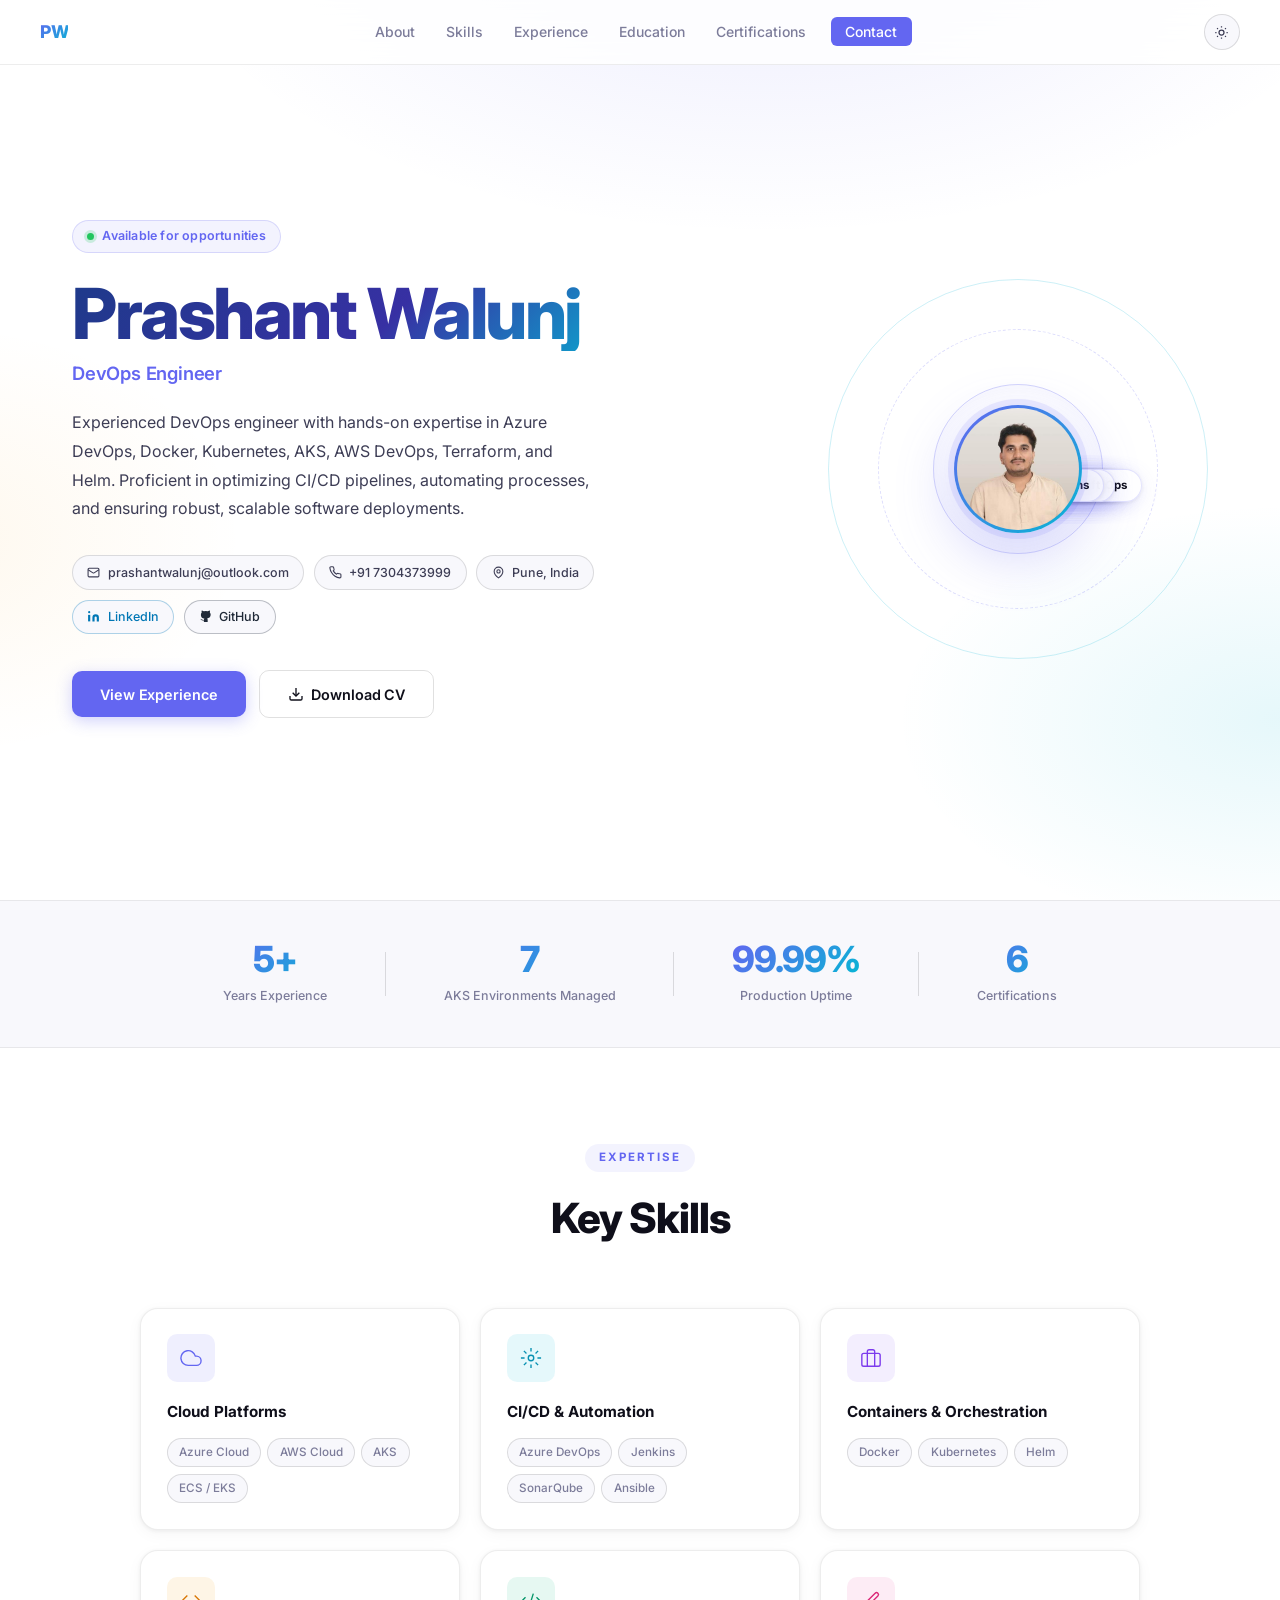
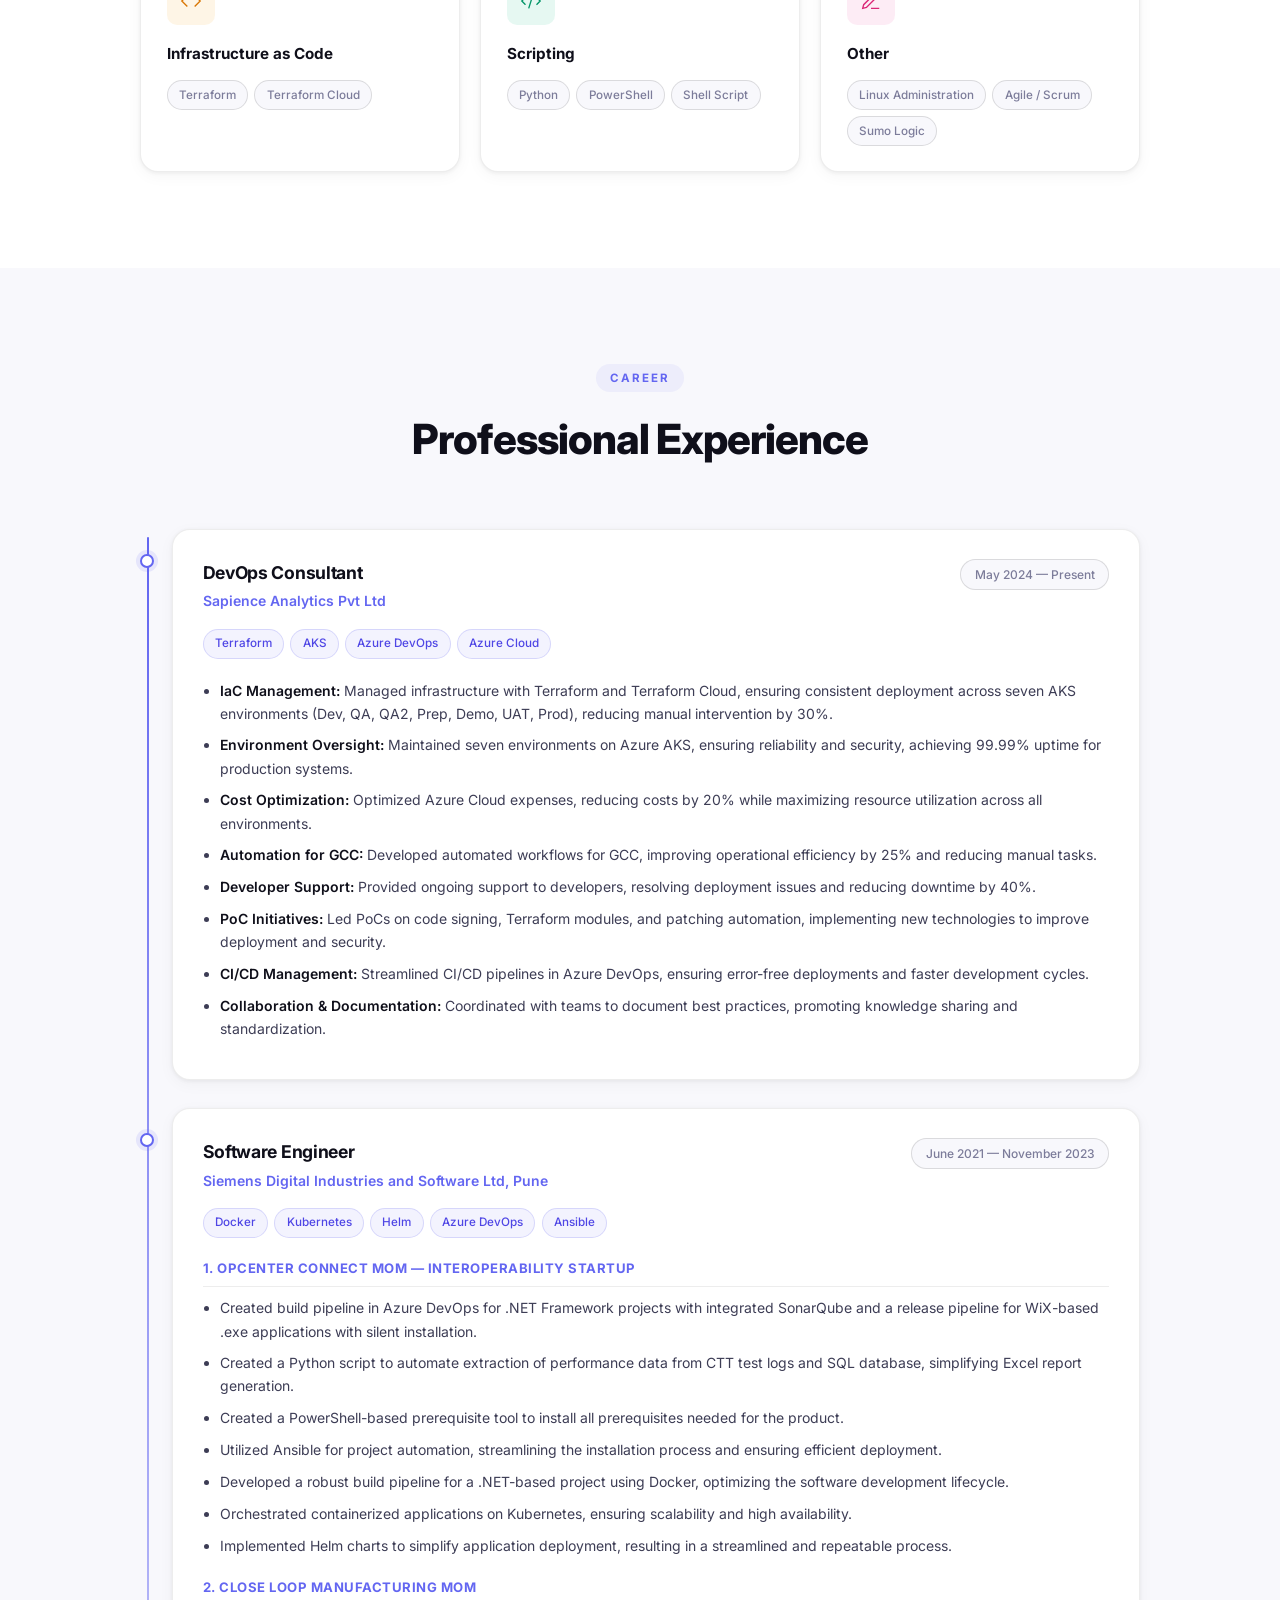
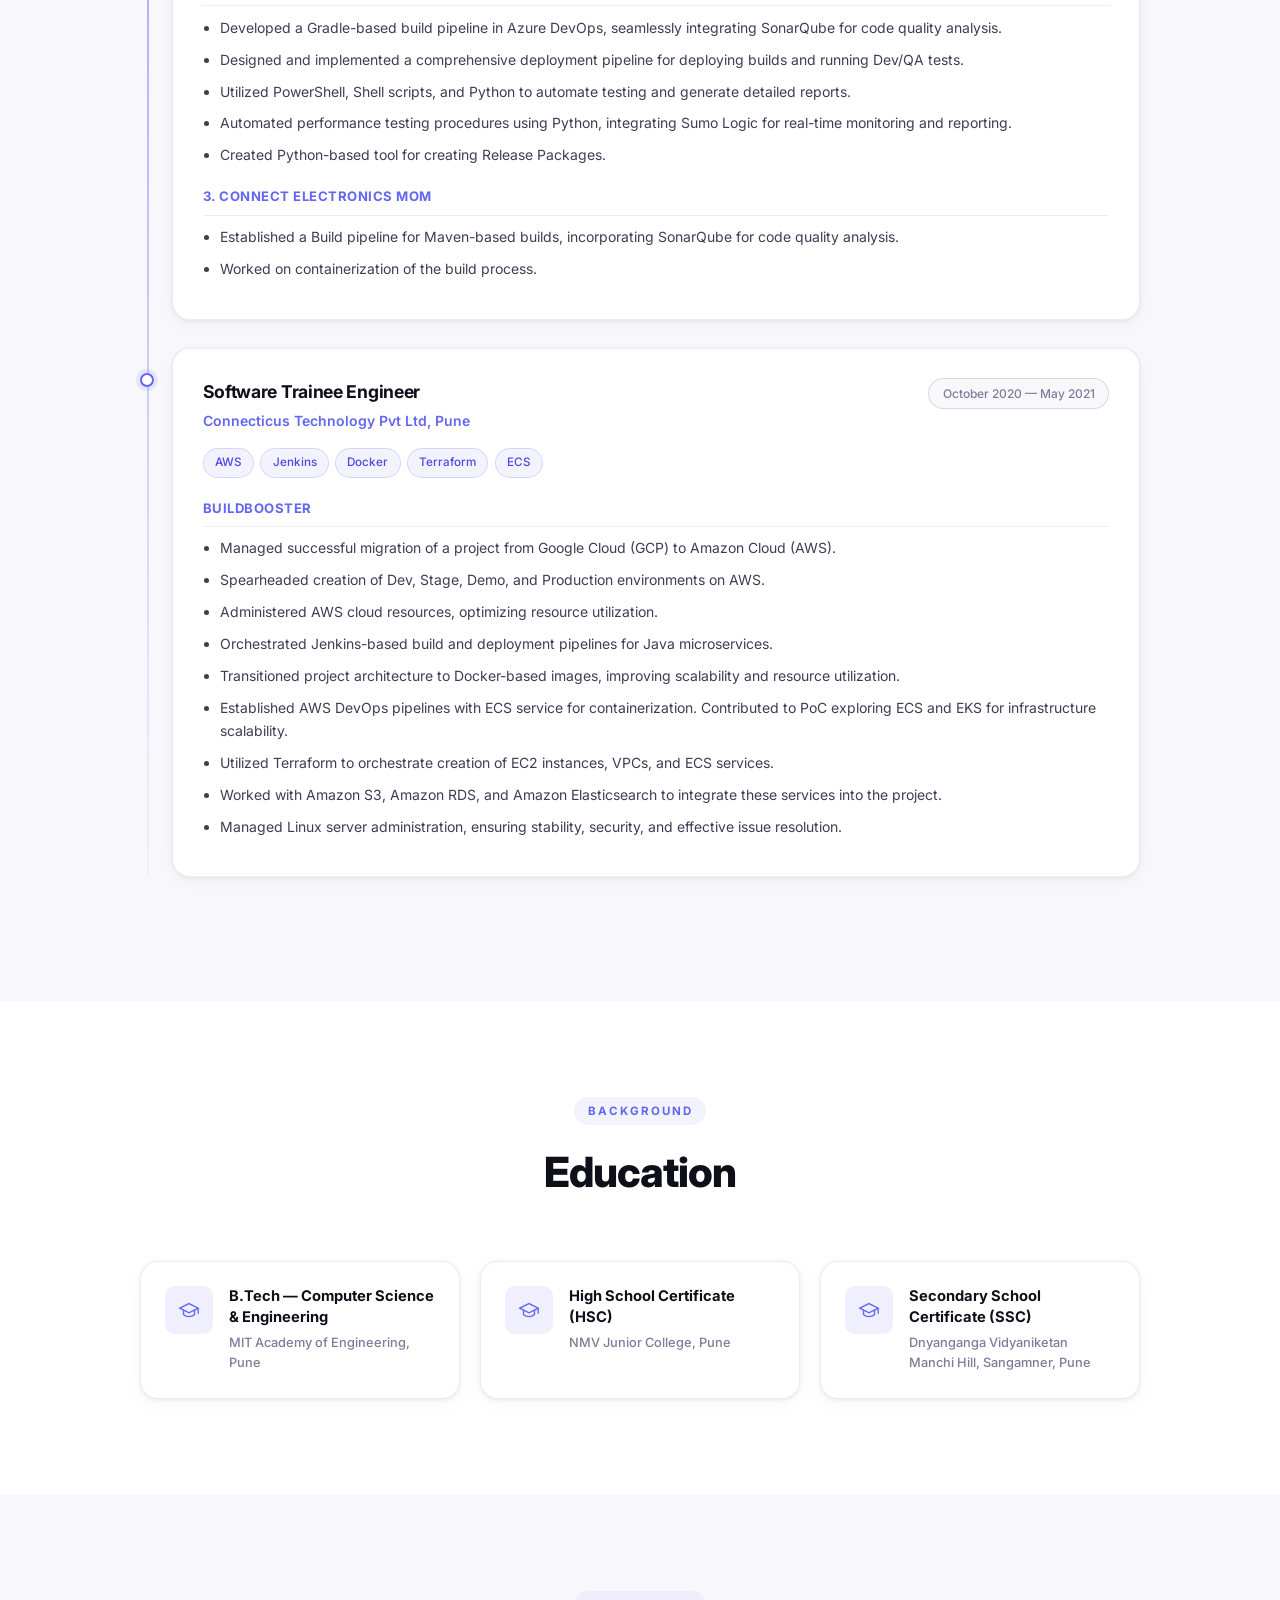
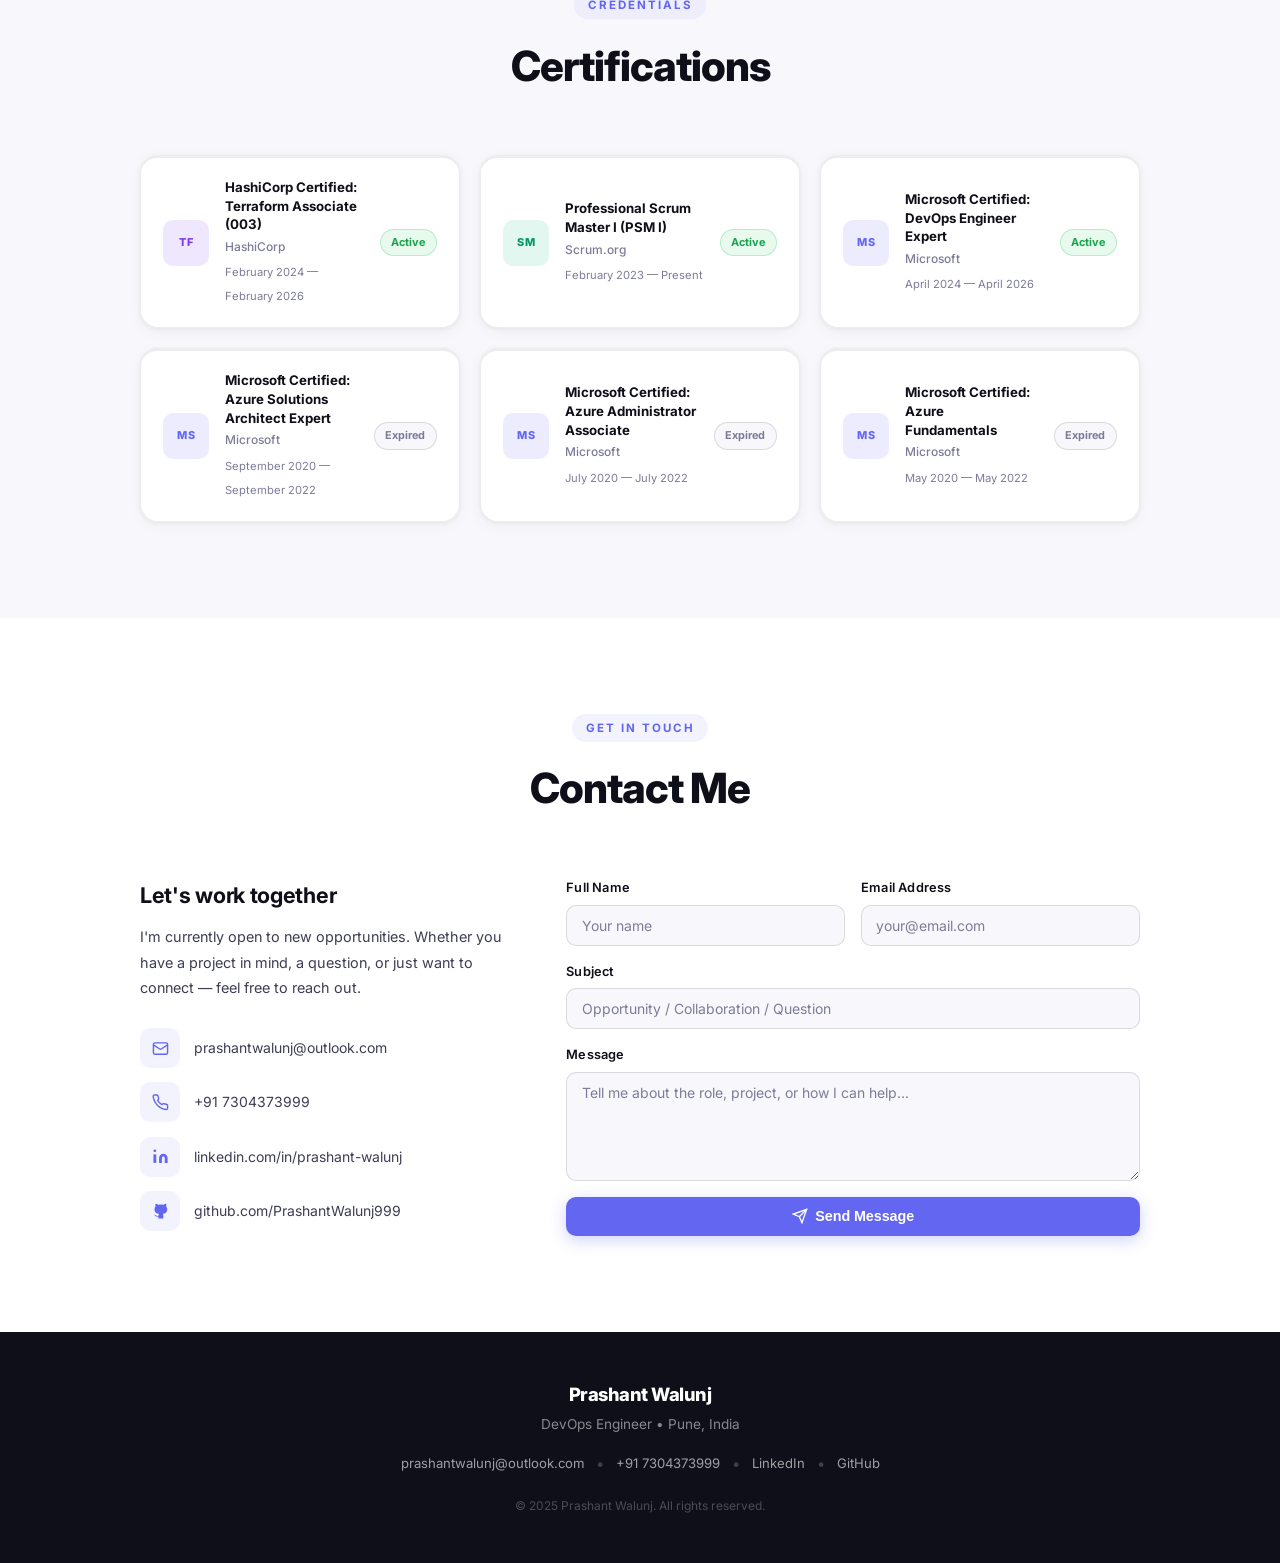
<file: docs/index.html>
<!DOCTYPE html>
<html lang="en">
<head>
  <meta charset="UTF-8" />
  <meta name="viewport" content="width=device-width, initial-scale=1.0" />
  <title>Prashant Walunj | DevOps Engineer</title>
  <meta name="description" content="Prashant Walunj — DevOps Engineer with 5+ years expertise in Azure, Kubernetes, Terraform, Docker, and CI/CD pipelines. Based in Pune, India." />
  <meta name="author" content="Prashant Walunj" />
  <meta property="og:type"        content="website" />
  <meta property="og:title"       content="Prashant Walunj | DevOps Engineer" />
  <meta property="og:description" content="DevOps Engineer with 5+ years expertise in Azure, Kubernetes, Terraform, Docker, and CI/CD pipelines." />
  <meta property="og:image"       content="/static/images/prashant.jpg" />
  <meta name="twitter:card"       content="summary_large_image" />
  <meta name="twitter:title"      content="Prashant Walunj | DevOps Engineer" />
  <meta name="twitter:description" content="DevOps Engineer with 5+ years expertise in Azure, Kubernetes, Terraform, Docker, and CI/CD pipelines." />
  <meta name="twitter:image"      content="/static/images/prashant.jpg" />
  <link rel="stylesheet" href="static/css/style.css" />
  <link href="https://fonts.googleapis.com/css2?family=Inter:ital,opsz,wght@0,14..32,300;0,14..32,400;0,14..32,500;0,14..32,600;0,14..32,700;0,14..32,800&display=swap" rel="stylesheet" />
</head>
<body>

  <!-- Navigation -->
  <nav class="navbar" id="navbar">
    <div class="nav-container">
      <a href="#hero" class="nav-logo">PW</a>
      <ul class="nav-links">
        <li><a href="#" id="about-trigger">About</a></li>
        <li><a href="#skills">Skills</a></li>
        <li><a href="#experience">Experience</a></li>
        <li><a href="#education">Education</a></li>
        <li><a href="#certifications">Certifications</a></li>
        <li><a href="#contact" class="nav-cta">Contact</a></li>
      </ul>
      <div class="nav-right">
        <button class="dark-toggle" id="dark-toggle" aria-label="Toggle dark mode">
          <svg class="icon-sun" viewBox="0 0 24 24" fill="none" stroke="currentColor" stroke-width="2"><circle cx="12" cy="12" r="4"/><path d="M12 2v2M12 20v2M4.93 4.93l1.41 1.41M17.66 17.66l1.41 1.41M2 12h2M20 12h2M6.34 17.66l-1.41 1.41M19.07 4.93l-1.41 1.41"/></svg>
          <svg class="icon-moon" viewBox="0 0 24 24" fill="none" stroke="currentColor" stroke-width="2"><path d="M21 12.79A9 9 0 1 1 11.21 3 7 7 0 0 0 21 12.79z"/></svg>
        </button>
        <button class="hamburger" id="hamburger" aria-label="Toggle menu">
          <span></span><span></span><span></span>
        </button>
      </div>
    </div>
  </nav>

  <!-- Hero -->
  <div class="hero-wrapper">
  <section class="hero" id="hero">
    <div class="hero-content">
      <div class="hero-badge">Available for opportunities</div>
      <h1 class="hero-name">Prashant Walunj</h1>
      <h2 class="hero-title">DevOps Engineer</h2>
      <p class="hero-summary">
        Experienced DevOps engineer with hands-on expertise in Azure DevOps, Docker, Kubernetes, AKS,
        AWS DevOps, Terraform, and Helm. Proficient in optimizing CI/CD pipelines, automating processes,
        and ensuring robust, scalable software deployments.
      </p>
      <div class="hero-contact">
        <a href="mailto:prashantwalunj@outlook.com" class="contact-chip">
          <svg viewBox="0 0 24 24" fill="none" stroke="currentColor" stroke-width="2"><rect x="2" y="4" width="20" height="16" rx="2"/><path d="m22 7-8.97 5.7a1.94 1.94 0 0 1-2.06 0L2 7"/></svg>
          prashantwalunj@outlook.com
        </a>
        <a href="tel:+917304373999" class="contact-chip">
          <svg viewBox="0 0 24 24" fill="none" stroke="currentColor" stroke-width="2"><path d="M22 16.92v3a2 2 0 0 1-2.18 2 19.79 19.79 0 0 1-8.63-3.07A19.5 19.5 0 0 1 4.69 12 19.79 19.79 0 0 1 1.61 3.5 2 2 0 0 1 3.6 1.3h3a2 2 0 0 1 2 1.72c.127.96.361 1.903.7 2.81a2 2 0 0 1-.45 2.11L7.91 9a16 16 0 0 0 6.09 6.09l.91-.91a2 2 0 0 1 2.11-.45c.907.339 1.85.573 2.81.7A2 2 0 0 1 22 16.92z"/></svg>
          +91 7304373999
        </a>
        <span class="contact-chip">
          <svg viewBox="0 0 24 24" fill="none" stroke="currentColor" stroke-width="2"><path d="M20 10c0 6-8 12-8 12s-8-6-8-12a8 8 0 0 1 16 0Z"/><circle cx="12" cy="10" r="3"/></svg>
          Pune, India
        </span>
        <a href="https://www.linkedin.com/in/prashant-walunj/" target="_blank" rel="noopener noreferrer" class="contact-chip contact-chip-linkedin">
          <svg viewBox="0 0 24 24" fill="currentColor" width="14" height="14"><path d="M16 8a6 6 0 0 1 6 6v7h-4v-7a2 2 0 0 0-2-2 2 2 0 0 0-2 2v7h-4v-7a6 6 0 0 1 6-6z"/><rect x="2" y="9" width="4" height="12"/><circle cx="4" cy="4" r="2"/></svg>
          LinkedIn
        </a>
        <a href="https://github.com/PrashantWalunj999" target="_blank" rel="noopener noreferrer" class="contact-chip contact-chip-github">
          <svg viewBox="0 0 24 24" fill="currentColor" width="14" height="14"><path d="M9 19c-5 1.5-5-2.5-7-3m14 6v-3.87a3.37 3.37 0 0 0-.94-2.61c3.14-.35 6.44-1.54 6.44-7A5.44 5.44 0 0 0 20 4.77 5.07 5.07 0 0 0 19.91 1S18.73.65 16 2.48a13.38 13.38 0 0 0-7 0C6.27.65 5.09 1 5.09 1A5.07 5.07 0 0 0 5 4.77a5.44 5.44 0 0 0-1.5 3.78c0 5.42 3.3 6.61 6.44 7A3.37 3.37 0 0 0 9 18.13V22"/></svg>
          GitHub
        </a>
      </div>
      <div class="hero-actions">
        <a href="#experience" class="btn btn-primary">View Experience</a>
        <a href="static/files/resume.pdf" download="PrashantWalunj_Resume.pdf" class="btn btn-outline btn-icon">
          <svg viewBox="0 0 24 24" fill="none" stroke="currentColor" stroke-width="2"><path d="M21 15v4a2 2 0 0 1-2 2H5a2 2 0 0 1-2-2v-4"/><polyline points="7 10 12 15 17 10"/><line x1="12" y1="15" x2="12" y2="3"/></svg>
          Download CV
        </a>
      </div>
    </div>
    <div class="hero-graphic">
      <div class="orbit-ring ring-1"></div>
      <div class="orbit-ring ring-2"></div>
      <div class="orbit-ring ring-3"></div>
      <div class="avatar-circle">
        <img src="static/images/prashant.jpg" alt="Prashant Walunj" class="avatar-photo" />
      </div>
      <div class="badge-orbit badge-orbit-1">
        <div class="floating-badge"><span class="bdot bdot-azure"></span>Azure Cloud</div>
      </div>
      <div class="badge-orbit badge-orbit-2">
        <div class="floating-badge"><span class="bdot bdot-k8s"></span>Kubernetes</div>
      </div>
      <div class="badge-orbit badge-orbit-3">
        <div class="floating-badge"><span class="bdot bdot-tf"></span>Terraform</div>
      </div>
      <div class="badge-orbit badge-orbit-4">
        <div class="floating-badge"><span class="bdot bdot-docker"></span>Docker</div>
      </div>
      <div class="badge-orbit badge-orbit-5">
        <div class="floating-badge"><span class="bdot bdot-devops"></span>Azure DevOps</div>
      </div>
      <div class="badge-orbit badge-orbit-6">
        <div class="floating-badge"><span class="bdot bdot-openshift"></span>Openshift</div>
      </div>
      <div class="badge-orbit badge-orbit-7">
        <div class="floating-badge"><span class="bdot bdot-jenkins"></span>Jenkins</div>
      </div>
    </div>
  </section>
  </div>

  <!-- Stats Bar -->
  <section class="stats-bar">
    <div class="stats-container">
      <div class="stat-item">
        <span class="stat-number">5+</span>
        <span class="stat-label">Years Experience</span>
      </div>
      <div class="stat-divider"></div>
      <div class="stat-item">
        <span class="stat-number">7</span>
        <span class="stat-label">AKS Environments Managed</span>
      </div>
      <div class="stat-divider"></div>
      <div class="stat-item">
        <span class="stat-number">99.99%</span>
        <span class="stat-label">Production Uptime</span>
      </div>
      <div class="stat-divider"></div>
      <div class="stat-item">
        <span class="stat-number">6</span>
        <span class="stat-label">Certifications</span>
      </div>
    </div>
  </section>

  <!-- Skills -->
  <section class="section" id="skills">
    <div class="container">
      <div class="section-header">
        <span class="section-tag">Expertise</span>
        <h2 class="section-title">Key Skills</h2>
      </div>
      <div class="skills-grid">
        <div class="skill-card">
          <div class="skill-icon cloud-icon">
            <svg viewBox="0 0 24 24" fill="none" stroke="currentColor" stroke-width="1.5"><path d="M18 10h-1.26A8 8 0 1 0 9 20h9a5 5 0 0 0 0-10z"/></svg>
          </div>
          <h3>Cloud Platforms</h3>
          <div class="skill-tags">
            <span class="tag">Azure Cloud</span>
            <span class="tag">AWS Cloud</span>
            <span class="tag">AKS</span>
            <span class="tag">ECS / EKS</span>
          </div>
        </div>
        <div class="skill-card">
          <div class="skill-icon ci-icon">
            <svg viewBox="0 0 24 24" fill="none" stroke="currentColor" stroke-width="1.5"><circle cx="12" cy="12" r="3"/><path d="M12 1v4M12 19v4M4.22 4.22l2.83 2.83M16.95 16.95l2.83 2.83M1 12h4M19 12h4M4.22 19.78l2.83-2.83M16.95 7.05l2.83-2.83"/></svg>
          </div>
          <h3>CI/CD & Automation</h3>
          <div class="skill-tags">
            <span class="tag">Azure DevOps</span>
            <span class="tag">Jenkins</span>
            <span class="tag">SonarQube</span>
            <span class="tag">Ansible</span>
          </div>
        </div>
        <div class="skill-card">
          <div class="skill-icon container-icon">
            <svg viewBox="0 0 24 24" fill="none" stroke="currentColor" stroke-width="1.5"><rect x="2" y="7" width="20" height="14" rx="2"/><path d="M16 21V5a2 2 0 0 0-2-2h-4a2 2 0 0 0-2 2v16"/></svg>
          </div>
          <h3>Containers & Orchestration</h3>
          <div class="skill-tags">
            <span class="tag">Docker</span>
            <span class="tag">Kubernetes</span>
            <span class="tag">Helm</span>
          </div>
        </div>
        <div class="skill-card">
          <div class="skill-icon iac-icon">
            <svg viewBox="0 0 24 24" fill="none" stroke="currentColor" stroke-width="1.5"><polyline points="16 18 22 12 16 6"/><polyline points="8 6 2 12 8 18"/></svg>
          </div>
          <h3>Infrastructure as Code</h3>
          <div class="skill-tags">
            <span class="tag">Terraform</span>
            <span class="tag">Terraform Cloud</span>
          </div>
        </div>
        <div class="skill-card">
          <div class="skill-icon script-icon">
            <svg viewBox="0 0 24 24" fill="none" stroke="currentColor" stroke-width="1.5"><path d="m18 16 4-4-4-4"/><path d="m6 8-4 4 4 4"/><path d="m14.5 4-5 16"/></svg>
          </div>
          <h3>Scripting</h3>
          <div class="skill-tags">
            <span class="tag">Python</span>
            <span class="tag">PowerShell</span>
            <span class="tag">Shell Script</span>
          </div>
        </div>
        <div class="skill-card">
          <div class="skill-icon other-icon">
            <svg viewBox="0 0 24 24" fill="none" stroke="currentColor" stroke-width="1.5"><path d="M12 20h9"/><path d="M16.5 3.5a2.12 2.12 0 0 1 3 3L7 19l-4 1 1-4Z"/></svg>
          </div>
          <h3>Other</h3>
          <div class="skill-tags">
            <span class="tag">Linux Administration</span>
            <span class="tag">Agile / Scrum</span>
            <span class="tag">Sumo Logic</span>
          </div>
        </div>
      </div>
    </div>
  </section>

  <!-- Experience -->
  <section class="section section-alt" id="experience">
    <div class="container">
      <div class="section-header">
        <span class="section-tag">Career</span>
        <h2 class="section-title">Professional Experience</h2>
      </div>
      <div class="timeline">

        <!-- Sapience Analytics -->
        <div class="timeline-item">
          <div class="timeline-dot"></div>
          <div class="timeline-card">
            <div class="timeline-header">
              <div>
                <h3 class="job-title">DevOps Consultant</h3>
                <p class="company">Sapience Analytics Pvt Ltd</p>
              </div>
              <span class="job-period">May 2024 — Present</span>
            </div>
            <div class="job-tags">
              <span class="tag tag-blue">Terraform</span>
              <span class="tag tag-blue">AKS</span>
              <span class="tag tag-blue">Azure DevOps</span>
              <span class="tag tag-blue">Azure Cloud</span>
            </div>
            <ul class="job-bullets">
              <li><strong>IaC Management:</strong> Managed infrastructure with Terraform and Terraform Cloud, ensuring consistent deployment across seven AKS environments (Dev, QA, QA2, Prep, Demo, UAT, Prod), reducing manual intervention by 30%.</li>
              <li><strong>Environment Oversight:</strong> Maintained seven environments on Azure AKS, ensuring reliability and security, achieving 99.99% uptime for production systems.</li>
              <li><strong>Cost Optimization:</strong> Optimized Azure Cloud expenses, reducing costs by 20% while maximizing resource utilization across all environments.</li>
              <li><strong>Automation for GCC:</strong> Developed automated workflows for GCC, improving operational efficiency by 25% and reducing manual tasks.</li>
              <li><strong>Developer Support:</strong> Provided ongoing support to developers, resolving deployment issues and reducing downtime by 40%.</li>
              <li><strong>PoC Initiatives:</strong> Led PoCs on code signing, Terraform modules, and patching automation, implementing new technologies to improve deployment and security.</li>
              <li><strong>CI/CD Management:</strong> Streamlined CI/CD pipelines in Azure DevOps, ensuring error-free deployments and faster development cycles.</li>
              <li><strong>Collaboration & Documentation:</strong> Coordinated with teams to document best practices, promoting knowledge sharing and standardization.</li>
            </ul>
          </div>
        </div>

        <!-- Siemens -->
        <div class="timeline-item">
          <div class="timeline-dot"></div>
          <div class="timeline-card">
            <div class="timeline-header">
              <div>
                <h3 class="job-title">Software Engineer</h3>
                <p class="company">Siemens Digital Industries and Software Ltd, Pune</p>
              </div>
              <span class="job-period">June 2021 — November 2023</span>
            </div>
            <div class="job-tags">
              <span class="tag tag-blue">Docker</span>
              <span class="tag tag-blue">Kubernetes</span>
              <span class="tag tag-blue">Helm</span>
              <span class="tag tag-blue">Azure DevOps</span>
              <span class="tag tag-blue">Ansible</span>
            </div>

            <div class="sub-project">
              <h4>1. OpCenter Connect MOM — InterOperability Startup</h4>
              <ul class="job-bullets">
                <li>Created build pipeline in Azure DevOps for .NET Framework projects with integrated SonarQube and a release pipeline for WiX-based .exe applications with silent installation.</li>
                <li>Created a Python script to automate extraction of performance data from CTT test logs and SQL database, simplifying Excel report generation.</li>
                <li>Created a PowerShell-based prerequisite tool to install all prerequisites needed for the product.</li>
                <li>Utilized Ansible for project automation, streamlining the installation process and ensuring efficient deployment.</li>
                <li>Developed a robust build pipeline for a .NET-based project using Docker, optimizing the software development lifecycle.</li>
                <li>Orchestrated containerized applications on Kubernetes, ensuring scalability and high availability.</li>
                <li>Implemented Helm charts to simplify application deployment, resulting in a streamlined and repeatable process.</li>
              </ul>
            </div>

            <div class="sub-project">
              <h4>2. Close Loop Manufacturing MOM</h4>
              <ul class="job-bullets">
                <li>Developed a Gradle-based build pipeline in Azure DevOps, seamlessly integrating SonarQube for code quality analysis.</li>
                <li>Designed and implemented a comprehensive deployment pipeline for deploying builds and running Dev/QA tests.</li>
                <li>Utilized PowerShell, Shell scripts, and Python to automate testing and generate detailed reports.</li>
                <li>Automated performance testing procedures using Python, integrating Sumo Logic for real-time monitoring and reporting.</li>
                <li>Created Python-based tool for creating Release Packages.</li>
              </ul>
            </div>

            <div class="sub-project">
              <h4>3. Connect Electronics MOM</h4>
              <ul class="job-bullets">
                <li>Established a Build pipeline for Maven-based builds, incorporating SonarQube for code quality analysis.</li>
                <li>Worked on containerization of the build process.</li>
              </ul>
            </div>
          </div>
        </div>

        <!-- Connecticus -->
        <div class="timeline-item">
          <div class="timeline-dot"></div>
          <div class="timeline-card">
            <div class="timeline-header">
              <div>
                <h3 class="job-title">Software Trainee Engineer</h3>
                <p class="company">Connecticus Technology Pvt Ltd, Pune</p>
              </div>
              <span class="job-period">October 2020 — May 2021</span>
            </div>
            <div class="job-tags">
              <span class="tag tag-blue">AWS</span>
              <span class="tag tag-blue">Jenkins</span>
              <span class="tag tag-blue">Docker</span>
              <span class="tag tag-blue">Terraform</span>
              <span class="tag tag-blue">ECS</span>
            </div>
            <h4 class="sub-project-title">BuildBooster</h4>
            <ul class="job-bullets">
              <li>Managed successful migration of a project from Google Cloud (GCP) to Amazon Cloud (AWS).</li>
              <li>Spearheaded creation of Dev, Stage, Demo, and Production environments on AWS.</li>
              <li>Administered AWS cloud resources, optimizing resource utilization.</li>
              <li>Orchestrated Jenkins-based build and deployment pipelines for Java microservices.</li>
              <li>Transitioned project architecture to Docker-based images, improving scalability and resource utilization.</li>
              <li>Established AWS DevOps pipelines with ECS service for containerization. Contributed to PoC exploring ECS and EKS for infrastructure scalability.</li>
              <li>Utilized Terraform to orchestrate creation of EC2 instances, VPCs, and ECS services.</li>
              <li>Worked with Amazon S3, Amazon RDS, and Amazon Elasticsearch to integrate these services into the project.</li>
              <li>Managed Linux server administration, ensuring stability, security, and effective issue resolution.</li>
            </ul>
          </div>
        </div>

      </div>
    </div>
  </section>

  <!-- Education -->
  <section class="section" id="education">
    <div class="container">
      <div class="section-header">
        <span class="section-tag">Background</span>
        <h2 class="section-title">Education</h2>
      </div>
      <div class="edu-grid">
        <div class="edu-card">
          <div class="edu-icon">
            <svg viewBox="0 0 24 24" fill="none" stroke="currentColor" stroke-width="1.5"><path d="M22 10v6M2 10l10-5 10 5-10 5z"/><path d="M6 12v5c3 3 9 3 12 0v-5"/></svg>
          </div>
          <div class="edu-content">
            <h3>B.Tech — Computer Science & Engineering</h3>
            <p class="edu-institution">MIT Academy of Engineering, Pune</p>
          </div>
        </div>
        <div class="edu-card">
          <div class="edu-icon">
            <svg viewBox="0 0 24 24" fill="none" stroke="currentColor" stroke-width="1.5"><path d="M22 10v6M2 10l10-5 10 5-10 5z"/><path d="M6 12v5c3 3 9 3 12 0v-5"/></svg>
          </div>
          <div class="edu-content">
            <h3>High School Certificate (HSC)</h3>
            <p class="edu-institution">NMV Junior College, Pune</p>
          </div>
        </div>
        <div class="edu-card">
          <div class="edu-icon">
            <svg viewBox="0 0 24 24" fill="none" stroke="currentColor" stroke-width="1.5"><path d="M22 10v6M2 10l10-5 10 5-10 5z"/><path d="M6 12v5c3 3 9 3 12 0v-5"/></svg>
          </div>
          <div class="edu-content">
            <h3>Secondary School Certificate (SSC)</h3>
            <p class="edu-institution">Dnyanganga Vidyaniketan Manchi Hill, Sangamner, Pune</p>
          </div>
        </div>
      </div>
    </div>
  </section>

  <!-- Certifications -->
  <section class="section section-alt" id="certifications">
    <div class="container">
      <div class="section-header">
        <span class="section-tag">Credentials</span>
        <h2 class="section-title">Certifications</h2>
      </div>
      <div class="cert-grid">
        <div class="cert-card cert-tf cert-active">
          <div class="cert-logo terraform">TF</div>
          <div class="cert-content">
            <h3>HashiCorp Certified: Terraform Associate (003)</h3>
            <p class="cert-issuer">HashiCorp</p>
            <span class="cert-period">February 2024 — February 2026</span>
          </div>
          <div class="cert-badge active">Active</div>
        </div>
        <div class="cert-card cert-sm cert-active">
          <div class="cert-logo scrum">SM</div>
          <div class="cert-content">
            <h3>Professional Scrum Master I (PSM I)</h3>
            <p class="cert-issuer">Scrum.org</p>
            <span class="cert-period">February 2023 — Present</span>
          </div>
          <div class="cert-badge active">Active</div>
        </div>
        <div class="cert-card cert-ms cert-active">
          <div class="cert-logo microsoft">MS</div>
          <div class="cert-content">
            <h3>Microsoft Certified: DevOps Engineer Expert</h3>
            <p class="cert-issuer">Microsoft</p>
            <span class="cert-period">April 2024 — April 2026</span>
          </div>
          <div class="cert-badge active">Active</div>
        </div>
        <div class="cert-card cert-ms cert-expired">
          <div class="cert-logo microsoft">MS</div>
          <div class="cert-content">
            <h3>Microsoft Certified: Azure Solutions Architect Expert</h3>
            <p class="cert-issuer">Microsoft</p>
            <span class="cert-period">September 2020 — September 2022</span>
          </div>
          <div class="cert-badge expired">Expired</div>
        </div>
        <div class="cert-card cert-ms cert-expired">
          <div class="cert-logo microsoft">MS</div>
          <div class="cert-content">
            <h3>Microsoft Certified: Azure Administrator Associate</h3>
            <p class="cert-issuer">Microsoft</p>
            <span class="cert-period">July 2020 — July 2022</span>
          </div>
          <div class="cert-badge expired">Expired</div>
        </div>
        <div class="cert-card cert-ms cert-expired">
          <div class="cert-logo microsoft">MS</div>
          <div class="cert-content">
            <h3>Microsoft Certified: Azure Fundamentals</h3>
            <p class="cert-issuer">Microsoft</p>
            <span class="cert-period">May 2020 — May 2022</span>
          </div>
          <div class="cert-badge expired">Expired</div>
        </div>
      </div>
    </div>
  </section>

  <!-- Contact -->
  <section class="section" id="contact">
    <div class="container">
      <div class="section-header">
        <span class="section-tag">Get In Touch</span>
        <h2 class="section-title">Contact Me</h2>
      </div>
      <div class="contact-layout">
        <div class="contact-info">
          <h3>Let's work together</h3>
          <p>I'm currently open to new opportunities. Whether you have a project in mind, a question, or just want to connect — feel free to reach out.</p>
          <div class="contact-details">
            <a href="mailto:prashantwalunj@outlook.com" class="contact-detail-item">
              <div class="contact-detail-icon">
                <svg viewBox="0 0 24 24" fill="none" stroke="currentColor" stroke-width="2"><rect x="2" y="4" width="20" height="16" rx="2"/><path d="m22 7-8.97 5.7a1.94 1.94 0 0 1-2.06 0L2 7"/></svg>
              </div>
              <span>prashantwalunj@outlook.com</span>
            </a>
            <a href="tel:+917304373999" class="contact-detail-item">
              <div class="contact-detail-icon">
                <svg viewBox="0 0 24 24" fill="none" stroke="currentColor" stroke-width="2"><path d="M22 16.92v3a2 2 0 0 1-2.18 2 19.79 19.79 0 0 1-8.63-3.07A19.5 19.5 0 0 1 4.69 12 19.79 19.79 0 0 1 1.61 3.5 2 2 0 0 1 3.6 1.3h3a2 2 0 0 1 2 1.72c.127.96.361 1.903.7 2.81a2 2 0 0 1-.45 2.11L7.91 9a16 16 0 0 0 6.09 6.09l.91-.91a2 2 0 0 1 2.11-.45c.907.339 1.85.573 2.81.7A2 2 0 0 1 22 16.92z"/></svg>
              </div>
              <span>+91 7304373999</span>
            </a>
            <a href="https://www.linkedin.com/in/prashant-walunj/" target="_blank" rel="noopener noreferrer" class="contact-detail-item">
              <div class="contact-detail-icon">
                <svg viewBox="0 0 24 24" fill="currentColor"><path d="M16 8a6 6 0 0 1 6 6v7h-4v-7a2 2 0 0 0-2-2 2 2 0 0 0-2 2v7h-4v-7a6 6 0 0 1 6-6z"/><rect x="2" y="9" width="4" height="12"/><circle cx="4" cy="4" r="2"/></svg>
              </div>
              <span>linkedin.com/in/prashant-walunj</span>
            </a>
            <a href="https://github.com/PrashantWalunj999" target="_blank" rel="noopener noreferrer" class="contact-detail-item">
              <div class="contact-detail-icon">
                <svg viewBox="0 0 24 24" fill="currentColor"><path d="M9 19c-5 1.5-5-2.5-7-3m14 6v-3.87a3.37 3.37 0 0 0-.94-2.61c3.14-.35 6.44-1.54 6.44-7A5.44 5.44 0 0 0 20 4.77 5.07 5.07 0 0 0 19.91 1S18.73.65 16 2.48a13.38 13.38 0 0 0-7 0C6.27.65 5.09 1 5.09 1A5.07 5.07 0 0 0 5 4.77a5.44 5.44 0 0 0-1.5 3.78c0 5.42 3.3 6.61 6.44 7A3.37 3.37 0 0 0 9 18.13V22"/></svg>
              </div>
              <span>github.com/PrashantWalunj999</span>
            </a>
          </div>
        </div>
        <form class="contact-form" id="contact-form" novalidate>
          <div class="form-row">
            <div class="form-group">
              <label for="cf-name">Full Name</label>
              <input type="text" id="cf-name" name="name" placeholder="Your name" required />
            </div>
            <div class="form-group">
              <label for="cf-email">Email Address</label>
              <input type="email" id="cf-email" name="email" placeholder="your@email.com" required />
            </div>
          </div>
          <div class="form-group">
            <label for="cf-subject">Subject</label>
            <input type="text" id="cf-subject" name="subject" placeholder="Opportunity / Collaboration / Question" required />
          </div>
          <div class="form-group">
            <label for="cf-message">Message</label>
            <textarea id="cf-message" name="message" rows="5" placeholder="Tell me about the role, project, or how I can help..." required></textarea>
          </div>
          <button type="submit" class="btn btn-primary btn-full btn-icon">
            <svg viewBox="0 0 24 24" fill="none" stroke="currentColor" stroke-width="2"><line x1="22" y1="2" x2="11" y2="13"/><polygon points="22 2 15 22 11 13 2 9 22 2"/></svg>
            Send Message
          </button>
        </form>
      </div>
    </div>
  </section>

  <!-- Footer -->
  <footer class="footer">
    <div class="container">
      <p class="footer-name">Prashant Walunj</p>
      <p class="footer-sub">DevOps Engineer &bull; Pune, India</p>
      <div class="footer-links">
        <a href="mailto:prashantwalunj@outlook.com">prashantwalunj@outlook.com</a>
        <span>&bull;</span>
        <a href="tel:+917304373999">+91 7304373999</a>
        <span>&bull;</span>
        <a href="https://www.linkedin.com/in/prashant-walunj/" target="_blank" rel="noopener noreferrer">LinkedIn</a>
        <span>&bull;</span>
        <a href="https://github.com/PrashantWalunj999" target="_blank" rel="noopener noreferrer">GitHub</a>
      </div>
      <p class="footer-copy">&copy; 2025 Prashant Walunj. All rights reserved.</p>
    </div>
  </footer>

  <!-- About Modal -->
  <div class="modal-overlay" id="about-modal" role="dialog" aria-modal="true" aria-labelledby="modal-title">
    <div class="modal-box">
      <button class="modal-close" id="about-modal-close" aria-label="Close">&times;</button>
      <div class="modal-header">
        <img src="static/images/prashant.jpg" alt="Prashant Walunj" class="modal-avatar" />
        <div>
          <h2 id="modal-title" class="modal-name">Prashant Walunj</h2>
          <p class="modal-role">DevOps Engineer</p>
          <span class="hero-badge" style="display:inline-flex;margin-top:0.5rem;font-size:0.72rem;">Available for opportunities</span>
        </div>
      </div>
      <div class="modal-body">
        <p class="modal-placeholder">About content coming soon — check back later!</p>
        <div class="modal-chips">
          <a href="mailto:prashantwalunj@outlook.com" class="contact-chip">
            <svg viewBox="0 0 24 24" fill="none" stroke="currentColor" stroke-width="2"><rect x="2" y="4" width="20" height="16" rx="2"/><path d="m22 7-8.97 5.7a1.94 1.94 0 0 1-2.06 0L2 7"/></svg>
            Email
          </a>
          <a href="https://www.linkedin.com/in/prashant-walunj/" target="_blank" rel="noopener noreferrer" class="contact-chip contact-chip-linkedin">
            <svg viewBox="0 0 24 24" fill="currentColor" width="13" height="13"><path d="M16 8a6 6 0 0 1 6 6v7h-4v-7a2 2 0 0 0-2-2 2 2 0 0 0-2 2v7h-4v-7a6 6 0 0 1 6-6z"/><rect x="2" y="9" width="4" height="12"/><circle cx="4" cy="4" r="2"/></svg>
            LinkedIn
          </a>
          <a href="https://github.com/PrashantWalunj999" target="_blank" rel="noopener noreferrer" class="contact-chip contact-chip-github">
            <svg viewBox="0 0 24 24" fill="currentColor" width="13" height="13"><path d="M9 19c-5 1.5-5-2.5-7-3m14 6v-3.87a3.37 3.37 0 0 0-.94-2.61c3.14-.35 6.44-1.54 6.44-7A5.44 5.44 0 0 0 20 4.77 5.07 5.07 0 0 0 19.91 1S18.73.65 16 2.48a13.38 13.38 0 0 0-7 0C6.27.65 5.09 1 5.09 1A5.07 5.07 0 0 0 5 4.77a5.44 5.44 0 0 0-1.5 3.78c0 5.42 3.3 6.61 6.44 7A3.37 3.37 0 0 0 9 18.13V22"/></svg>
            GitHub
          </a>
          <a href="static/files/resume.pdf" download="PrashantWalunj_Resume.pdf" class="contact-chip">
            <svg viewBox="0 0 24 24" fill="none" stroke="currentColor" stroke-width="2"><path d="M21 15v4a2 2 0 0 1-2 2H5a2 2 0 0 1-2-2v-4"/><polyline points="7 10 12 15 17 10"/><line x1="12" y1="15" x2="12" y2="3"/></svg>
            Resume
          </a>
        </div>
      </div>
    </div>
  </div>

  <!-- Back to Top -->
  <button class="back-to-top" id="back-to-top" aria-label="Back to top">
    <svg viewBox="0 0 24 24" fill="none" stroke="currentColor" stroke-width="2.5"><polyline points="18 15 12 9 6 15"/></svg>
  </button>

  <script src="static/js/main.js"></script>
</body>
</html>
</file>
<file: docs/static/css/style.css>
/* ===== RESET & BASE ===== */
*, *::before, *::after { box-sizing: border-box; margin: 0; padding: 0; }

:root {
  --primary:       #6366f1;
  --primary-dark:  #4f46e5;
  --primary-light: #818cf8;
  --accent:        #06b6d4;
  --accent-2:      #f59e0b;

  --bg:            #ffffff;
  --bg-2:          #f8f8fc;
  --bg-3:          #f1f0f9;

  --surface:       #ffffff;
  --surface-2:     #f4f4f8;

  --text:          #0f0f1a;
  --text-2:        #3d3d55;
  --text-muted:    #7c7c9a;

  --border:        rgba(0, 0, 0, 0.07);
  --border-strong: rgba(0, 0, 0, 0.12);

  --radius:    18px;
  --radius-sm: 10px;
  --radius-xs: 6px;

  --shadow-sm: 0 1px 4px rgba(0,0,0,0.06), 0 4px 16px rgba(0,0,0,0.04);
  --shadow:    0 2px 8px rgba(0,0,0,0.06), 0 12px 40px rgba(0,0,0,0.08);
  --shadow-lg: 0 4px 16px rgba(0,0,0,0.06), 0 24px 64px rgba(0,0,0,0.12);

  --transition: 0.22s ease;
}

html { scroll-behavior: smooth; }

body {
  font-family: 'Inter', system-ui, -apple-system, sans-serif;
  background: var(--bg);
  color: var(--text);
  line-height: 1.6;
  font-size: 15px;
  -webkit-font-smoothing: antialiased;
}

a { color: inherit; text-decoration: none; }
ul { list-style: none; }

/* ===== SCROLLBAR ===== */
::-webkit-scrollbar { width: 5px; }
::-webkit-scrollbar-track { background: transparent; }
::-webkit-scrollbar-thumb { background: #d1d1e0; border-radius: 99px; }

/* ===== HERO MESH BACKGROUND ===== */
.hero-wrapper {
  position: relative;
  overflow: hidden;
  background: var(--bg);
}

.hero-wrapper::before {
  content: '';
  position: absolute;
  inset: 0;
  background:
    radial-gradient(ellipse 80% 60% at 60% -10%, rgba(99,102,241,0.13) 0%, transparent 60%),
    radial-gradient(ellipse 50% 40% at 100% 80%, rgba(6,182,212,0.1) 0%, transparent 60%),
    radial-gradient(ellipse 40% 40% at -5% 60%, rgba(245,158,11,0.07) 0%, transparent 60%);
  pointer-events: none;
}

/* ===== NAVBAR ===== */
.navbar {
  position: fixed;
  top: 0; left: 0; right: 0;
  z-index: 100;
  padding: 0 2rem;
  background: rgba(255,255,255,0.82);
  backdrop-filter: blur(16px);
  -webkit-backdrop-filter: blur(16px);
  border-bottom: 1px solid var(--border);
  transition: box-shadow var(--transition);
}

.navbar.scrolled { box-shadow: 0 1px 24px rgba(0,0,0,0.08); }

.nav-container {
  max-width: 1200px;
  margin: 0 auto;
  height: 64px;
  display: flex;
  align-items: center;
  justify-content: space-between;
}

.nav-logo {
  font-size: 1.1rem;
  font-weight: 800;
  letter-spacing: -0.5px;
  background: linear-gradient(135deg, var(--primary), var(--accent));
  -webkit-background-clip: text;
  -webkit-text-fill-color: transparent;
  background-clip: text;
}

.nav-links {
  display: flex;
  align-items: center;
  gap: 0.15rem;
}

.nav-links a {
  padding: 0.4rem 0.9rem;
  border-radius: var(--radius-xs);
  font-size: 0.875rem;
  font-weight: 500;
  color: var(--text-muted);
  transition: var(--transition);
}

.nav-links a:hover { color: var(--text); background: var(--bg-2); }

.nav-links .nav-cta {
  background: var(--primary);
  color: #fff !important;
  margin-left: 0.5rem;
  border-radius: var(--radius-xs);
}

.nav-links .nav-cta:hover { background: var(--primary-dark); }

.nav-right {
  display: flex;
  align-items: center;
  gap: 0.6rem;
}

/* Dark mode toggle button */
.dark-toggle {
  width: 36px; height: 36px;
  border-radius: 50%;
  border: 1px solid var(--border-strong);
  background: var(--bg-2);
  color: var(--text-2);
  cursor: pointer;
  display: flex;
  align-items: center;
  justify-content: center;
  transition: var(--transition);
  flex-shrink: 0;
}
.dark-toggle:hover { border-color: var(--primary); color: var(--primary); }
.dark-toggle svg { width: 15px; height: 15px; }
.dark-toggle .icon-moon { display: none; }
body.dark .dark-toggle .icon-sun  { display: none; }
body.dark .dark-toggle .icon-moon { display: block; }

.hamburger {
  display: none;
  flex-direction: column;
  gap: 5px;
  background: none;
  border: none;
  cursor: pointer;
  padding: 4px;
}

.hamburger span {
  display: block;
  width: 22px;
  height: 2px;
  background: var(--text);
  border-radius: 2px;
  transition: var(--transition);
}

/* ===== HERO ===== */
.hero {
  min-height: 100vh;
  display: flex;
  align-items: center;
  justify-content: space-between;
  padding: 110px 2rem 72px;
  max-width: 1200px;
  margin: 0 auto;
  gap: 4rem;
  position: relative;
  z-index: 1;
}

.hero-content { flex: 1; max-width: 580px; }

.hero-badge {
  display: inline-flex;
  align-items: center;
  gap: 0.5rem;
  background: rgba(99,102,241,0.08);
  border: 1px solid rgba(99,102,241,0.2);
  color: var(--primary);
  font-size: 0.78rem;
  font-weight: 600;
  padding: 0.35rem 0.9rem;
  border-radius: 999px;
  margin-bottom: 1.5rem;
  letter-spacing: 0.2px;
}

.hero-badge::before {
  content: '';
  width: 7px; height: 7px;
  background: #22c55e;
  border-radius: 50%;
  box-shadow: 0 0 0 3px rgba(34,197,94,0.2);
  animation: pulse-dot 2s infinite;
}

@keyframes pulse-dot {
  0%, 100% { box-shadow: 0 0 0 3px rgba(34,197,94,0.2); }
  50%       { box-shadow: 0 0 0 6px rgba(34,197,94,0.07); }
}

.hero-name {
  font-size: clamp(2.8rem, 5.5vw, 4.5rem);
  font-weight: 800;
  letter-spacing: -2.5px;
  line-height: 1.05;
  background: linear-gradient(135deg, #1e3a8a 0%, #3730a3 55%, #06b6d4 100%);
  -webkit-background-clip: text;
  -webkit-text-fill-color: transparent;
  background-clip: text;
  margin-bottom: 0.5rem;
}

.hero-title {
  font-size: 1.15rem;
  font-weight: 600;
  color: var(--primary);
  margin-bottom: 1.25rem;
  letter-spacing: -0.2px;
}

.hero-summary {
  color: var(--text-2);
  font-size: 1rem;
  line-height: 1.8;
  margin-bottom: 2rem;
  max-width: 520px;
}

.hero-contact {
  display: flex;
  flex-wrap: wrap;
  gap: 0.6rem;
  margin-bottom: 2.25rem;
}

.contact-chip {
  display: inline-flex;
  align-items: center;
  gap: 0.45rem;
  background: var(--bg-2);
  border: 1px solid var(--border-strong);
  color: var(--text-2);
  font-size: 0.78rem;
  font-weight: 500;
  padding: 0.4rem 0.9rem;
  border-radius: 999px;
  transition: var(--transition);
}

.contact-chip svg { width: 13px; height: 13px; flex-shrink: 0; }
.contact-chip:hover {
  border-color: var(--primary);
  color: var(--primary);
  background: rgba(99,102,241,0.06);
}

.contact-chip-linkedin { color: #0077b5; border-color: rgba(0,119,181,0.3); }
.contact-chip-linkedin:hover {
  background: rgba(0,119,181,0.07);
  border-color: #0077b5;
  color: #0077b5;
}

.hero-actions { display: flex; gap: 0.85rem; flex-wrap: wrap; align-items: center; }

.btn {
  display: inline-flex;
  align-items: center;
  gap: 0.5rem;
  padding: 0.72rem 1.75rem;
  border-radius: var(--radius-sm);
  font-size: 0.9rem;
  font-weight: 600;
  transition: var(--transition);
  cursor: pointer;
  border: none;
  letter-spacing: -0.1px;
}

.btn-primary {
  background: var(--primary);
  color: #fff;
  box-shadow: 0 4px 16px rgba(99,102,241,0.3);
}

.btn-primary:hover {
  background: var(--primary-dark);
  transform: translateY(-2px);
  box-shadow: 0 8px 28px rgba(99,102,241,0.4);
}

.btn-outline {
  background: transparent;
  color: var(--text);
  border: 1.5px solid var(--border-strong);
}

.btn-outline:hover {
  border-color: var(--primary);
  color: var(--primary);
  background: rgba(99,102,241,0.05);
  transform: translateY(-2px);
}

/* ===== HERO GRAPHIC ===== */
.hero-graphic {
  position: relative;
  width: 380px;
  height: 380px;
  flex-shrink: 0;
  display: flex;
  align-items: center;
  justify-content: center;
}

.orbit-ring {
  position: absolute;
  border-radius: 50%;
}

.ring-1 {
  width: 170px; height: 170px;
  border: 1.5px solid rgba(99,102,241,0.28);
  box-shadow: 0 0 18px rgba(99,102,241,0.07) inset;
}
.ring-2 {
  width: 280px; height: 280px;
  border: 1px dashed rgba(99,102,241,0.22);
  animation: rotate 22s linear infinite;
}
.ring-3 {
  width: 380px; height: 380px;
  border: 1px solid rgba(6,182,212,0.2);
  animation: rotate 34s linear infinite reverse;
}

@keyframes rotate {
  from { transform: rotate(0deg); }
  to   { transform: rotate(360deg); }
}

.avatar-circle {
  width: 128px; height: 128px;
  border-radius: 50%;
  background: linear-gradient(135deg, var(--primary) 0%, var(--accent) 100%);
  padding: 3px;
  display: flex;
  align-items: center;
  justify-content: center;
  box-shadow:
    0 0 0 6px rgba(99,102,241,0.12),
    0 20px 60px rgba(99,102,241,0.32);
  z-index: 1;
  animation: avatar-pulse 4s ease-in-out infinite;
}

.avatar-photo {
  width: 100%;
  height: 100%;
  border-radius: 50%;
  object-fit: cover;
  object-position: center top;
  display: block;
}

/* ORBITAL BADGE WRAPPERS */
.badge-orbit {
  position: absolute;
  top: 50%;
  left: 50%;
  width: 0;
  height: 0;
  pointer-events: none;
}

.floating-badge {
  position: absolute;
  top: 0;
  left: 0;
  background: rgba(255, 255, 255, 0.92);
  backdrop-filter: blur(8px);
  -webkit-backdrop-filter: blur(8px);
  border: 1px solid rgba(99, 102, 241, 0.18);
  color: var(--text);
  font-size: 0.72rem;
  font-weight: 700;
  padding: 0.38rem 0.9rem;
  border-radius: 999px;
  box-shadow: 0 4px 20px rgba(99,102,241,0.12), 0 1px 4px rgba(0,0,0,0.08);
  white-space: nowrap;
  display: flex;
  align-items: center;
  gap: 0.35rem;
  pointer-events: all;
  cursor: default;
  transition: box-shadow 0.3s ease;
}

.floating-badge:hover {
  box-shadow: 0 8px 32px rgba(99,102,241,0.28), 0 2px 8px rgba(0,0,0,0.1);
}

/* Colored tech dots */
.bdot {
  width: 6px;
  height: 6px;
  border-radius: 50%;
  display: inline-block;
  flex-shrink: 0;
}
.bdot-azure    { background: #0078d4; box-shadow: 0 0 5px rgba(0,120,212,0.55); }
.bdot-k8s      { background: #326ce5; box-shadow: 0 0 5px rgba(50,108,229,0.55); }
.bdot-tf       { background: #7b42bc; box-shadow: 0 0 5px rgba(123,66,188,0.55); }
.bdot-docker   { background: #2496ed; box-shadow: 0 0 5px rgba(36,150,237,0.55); }
.bdot-devops   { background: #00a4ef; box-shadow: 0 0 5px rgba(0,164,239,0.55); }
.bdot-openshift{ background: #ee0000; box-shadow: 0 0 5px rgba(238,0,0,0.55); }
.bdot-jenkins  { background: #f0a500; box-shadow: 0 0 5px rgba(240,165,0,0.55); }

/* ===== THREE-ORBIT SYSTEM =====
   Inner  (110px, clockwise,  24s): Azure Cloud [0°],  Docker     [180°]
   Middle (145px, clockwise,  34s): Kubernetes  [0°],  Openshift  [120°], Jenkins [240°]
   Outer  (168px, counter-CW, 46s): Terraform   [0°],  Azure DevOps [180°]
   Badges on the same orbit share one keyframe + negative delay offset
   so they stay evenly spaced and never overlap.
*/

@keyframes orbit-inner {
  from { transform: rotate(20deg); }
  to   { transform: rotate(380deg); }
}
@keyframes counter-inner {
  from { transform: translateX(110px) translateY(-50%) rotate(-20deg); }
  to   { transform: translateX(110px) translateY(-50%) rotate(-380deg); }
}

@keyframes orbit-mid {
  from { transform: rotate(90deg); }
  to   { transform: rotate(450deg); }
}
@keyframes counter-mid {
  from { transform: translateX(145px) translateY(-50%) rotate(-90deg); }
  to   { transform: translateX(145px) translateY(-50%) rotate(-450deg); }
}

@keyframes orbit-outer {
  from { transform: rotate(160deg); }
  to   { transform: rotate(-200deg); }
}
@keyframes counter-outer {
  from { transform: translateX(168px) translateY(-50%) rotate(-160deg); }
  to   { transform: translateX(168px) translateY(-50%) rotate(200deg); }
}

/* Azure Cloud — inner, 0° */
.badge-orbit-1 { animation: orbit-inner 24s linear infinite; }
.badge-orbit-1 .floating-badge { animation: counter-inner 24s linear infinite, badge-appear 0.5s ease 0.4s both; }

/* Docker — inner, 180° offset → −12s delay */
.badge-orbit-4 { animation: orbit-inner 24s linear -12s infinite; }
.badge-orbit-4 .floating-badge { animation: counter-inner 24s linear -12s infinite, badge-appear 0.5s ease 0.7s both; }

/* Kubernetes — middle, 0° */
.badge-orbit-2 { animation: orbit-mid 34s linear infinite; }
.badge-orbit-2 .floating-badge { animation: counter-mid 34s linear infinite, badge-appear 0.5s ease 0.6s both; }

/* Openshift — middle, 120° offset → −11.33s */
.badge-orbit-6 { animation: orbit-mid 34s linear -11.33s infinite; }
.badge-orbit-6 .floating-badge { animation: counter-mid 34s linear -11.33s infinite, badge-appear 0.5s ease 1.2s both; }

/* Jenkins — middle, 240° offset → −22.67s */
.badge-orbit-7 { animation: orbit-mid 34s linear -22.67s infinite; }
.badge-orbit-7 .floating-badge { animation: counter-mid 34s linear -22.67s infinite, badge-appear 0.5s ease 1.5s both; }

/* Terraform — outer, 0° */
.badge-orbit-3 { animation: orbit-outer 46s linear infinite; }
.badge-orbit-3 .floating-badge { animation: counter-outer 46s linear infinite, badge-appear 0.5s ease 0.9s both; }

/* Azure DevOps — outer, 180° offset → −23s */
.badge-orbit-5 { animation: orbit-outer 46s linear -23s infinite; }
.badge-orbit-5 .floating-badge { animation: counter-outer 46s linear -23s infinite, badge-appear 0.5s ease 1.1s both; }

@keyframes badge-appear {
  from { opacity: 0; }
  to   { opacity: 1; }
}

/* ===== STATS BAR ===== */
.stats-bar {
  background: var(--bg-2);
  border-top: 1px solid var(--border);
  border-bottom: 1px solid var(--border);
  padding: 2.5rem 2rem;
}

.stats-container {
  max-width: 860px;
  margin: 0 auto;
  display: flex;
  align-items: center;
  justify-content: space-around;
  flex-wrap: wrap;
  gap: 2rem;
}

.stat-item { text-align: center; }

.stat-number {
  display: block;
  font-size: 2.25rem;
  font-weight: 800;
  letter-spacing: -1px;
  line-height: 1;
  margin-bottom: 0.35rem;
  background: linear-gradient(135deg, var(--primary), var(--accent));
  -webkit-background-clip: text;
  -webkit-text-fill-color: transparent;
  background-clip: text;
}

.stat-label { font-size: 0.78rem; color: var(--text-muted); font-weight: 500; }

.stat-divider { width: 1px; height: 44px; background: var(--border-strong); }

/* ===== SECTIONS ===== */
.section     { padding: 6rem 2rem; }
.section-alt { background: var(--bg-2); }

.container { max-width: 1000px; margin: 0 auto; }

.section-header { text-align: center; margin-bottom: 3.5rem; }

.section-tag {
  display: inline-flex;
  align-items: center;
  gap: 0.4rem;
  font-size: 0.72rem;
  font-weight: 700;
  text-transform: uppercase;
  letter-spacing: 2px;
  color: var(--primary);
  background: rgba(99,102,241,0.08);
  padding: 0.3rem 0.85rem;
  border-radius: 999px;
  margin-bottom: 0.85rem;
}

.section-title {
  font-size: clamp(1.9rem, 3.5vw, 2.6rem);
  font-weight: 800;
  letter-spacing: -1px;
  color: var(--text);
}

/* ===== SKILLS ===== */
.skills-grid {
  display: grid;
  grid-template-columns: repeat(auto-fill, minmax(290px, 1fr));
  gap: 1.25rem;
}

.skill-card {
  background: var(--surface);
  border: 1px solid var(--border);
  border-radius: var(--radius);
  padding: 1.6rem;
  box-shadow: var(--shadow-sm);
  transition: var(--transition);
  position: relative;
  overflow: hidden;
}

.skill-card::before {
  content: '';
  position: absolute;
  top: 0; left: 0; right: 0;
  height: 3px;
  background: linear-gradient(90deg, var(--primary), var(--accent));
  opacity: 0;
  transition: var(--transition);
}

.skill-card:hover {
  transform: translateY(-5px);
  box-shadow: var(--shadow-lg);
  border-color: rgba(99,102,241,0.2);
}

.skill-card:hover::before { opacity: 1; }

.skill-icon {
  width: 48px; height: 48px;
  border-radius: var(--radius-sm);
  display: flex;
  align-items: center;
  justify-content: center;
  margin-bottom: 1.1rem;
}

.skill-icon svg { width: 22px; height: 22px; }

.cloud-icon     { background: rgba(99,102,241,0.1);  color: var(--primary);  }
.ci-icon        { background: rgba(6,182,212,0.1);   color: #0891b2;          }
.container-icon { background: rgba(139,92,246,0.1);  color: #7c3aed;          }
.iac-icon       { background: rgba(245,158,11,0.1);  color: #d97706;          }
.script-icon    { background: rgba(16,185,129,0.1);  color: #059669;          }
.other-icon     { background: rgba(236,72,153,0.1);  color: #db2777;          }

.skill-card h3 {
  font-size: 0.95rem;
  font-weight: 700;
  color: var(--text);
  margin-bottom: 0.85rem;
}

.skill-tags { display: flex; flex-wrap: wrap; gap: 0.4rem; }

.tag {
  font-size: 0.73rem;
  font-weight: 500;
  padding: 0.28rem 0.7rem;
  border-radius: 999px;
  background: var(--bg-2);
  color: var(--text-muted);
  border: 1px solid var(--border-strong);
}

.tag-blue {
  background: rgba(99,102,241,0.08);
  color: var(--primary-dark);
  border-color: rgba(99,102,241,0.2);
}

/* ===== TIMELINE ===== */
.timeline { position: relative; padding-left: 2rem; }

.timeline::before {
  content: '';
  position: absolute;
  left: 7px; top: 8px; bottom: 0;
  width: 2px;
  background: linear-gradient(to bottom, var(--primary), rgba(99,102,241,0.05));
  border-radius: 2px;
}

.timeline-item { position: relative; margin-bottom: 1.75rem; }

.timeline-dot {
  position: absolute;
  left: -2rem;
  top: 1.6rem;
  width: 14px; height: 14px;
  border-radius: 50%;
  background: #fff;
  border: 2.5px solid var(--primary);
  box-shadow: 0 0 0 4px rgba(99,102,241,0.12);
  z-index: 1;
}

.timeline-card {
  background: var(--surface);
  border: 1px solid var(--border);
  border-radius: var(--radius);
  padding: 1.85rem;
  box-shadow: var(--shadow-sm);
  transition: var(--transition);
}

.timeline-card:hover {
  box-shadow: var(--shadow);
  border-color: rgba(99,102,241,0.2);
  transform: translateX(3px);
}

.timeline-header {
  display: flex;
  justify-content: space-between;
  align-items: flex-start;
  flex-wrap: wrap;
  gap: 0.6rem;
  margin-bottom: 1rem;
}

.job-title {
  font-size: 1.1rem;
  font-weight: 700;
  color: var(--text);
  margin-bottom: 0.2rem;
  letter-spacing: -0.3px;
}

.company {
  font-size: 0.875rem;
  font-weight: 600;
  color: var(--primary);
}

.job-period {
  font-size: 0.75rem;
  color: var(--text-muted);
  background: var(--bg-2);
  padding: 0.3rem 0.85rem;
  border-radius: 999px;
  border: 1px solid var(--border-strong);
  white-space: nowrap;
  font-weight: 500;
}

.job-tags { display: flex; flex-wrap: wrap; gap: 0.4rem; margin-bottom: 1.25rem; }

.job-bullets { padding-left: 1.1rem; list-style: disc; }

.job-bullets li {
  color: var(--text-2);
  font-size: 0.875rem;
  margin-bottom: 0.55rem;
  line-height: 1.65;
}

.job-bullets li strong { color: var(--text); font-weight: 600; }

.sub-project { margin-top: 1.25rem; }

.sub-project h4,
.sub-project-title {
  font-size: 0.82rem;
  font-weight: 700;
  color: var(--primary);
  margin-bottom: 0.6rem;
  padding-bottom: 0.45rem;
  border-bottom: 1px solid var(--border);
  text-transform: uppercase;
  letter-spacing: 0.5px;
}

/* ===== EDUCATION ===== */
.edu-grid {
  display: grid;
  grid-template-columns: repeat(auto-fill, minmax(280px, 1fr));
  gap: 1.25rem;
}

.edu-card {
  background: var(--surface);
  border: 1px solid var(--border);
  border-radius: var(--radius);
  padding: 1.5rem;
  display: flex;
  gap: 1rem;
  align-items: flex-start;
  box-shadow: var(--shadow-sm);
  transition: var(--transition);
}

.edu-card:hover {
  transform: translateY(-4px);
  box-shadow: var(--shadow);
  border-color: rgba(99,102,241,0.2);
}

.edu-icon {
  width: 48px; height: 48px;
  flex-shrink: 0;
  border-radius: var(--radius-sm);
  background: rgba(99,102,241,0.1);
  color: var(--primary);
  display: flex;
  align-items: center;
  justify-content: center;
}

.edu-icon svg { width: 22px; height: 22px; }

.edu-card h3 {
  font-size: 0.92rem;
  font-weight: 700;
  color: var(--text);
  margin-bottom: 0.35rem;
  line-height: 1.4;
}

.edu-institution { font-size: 0.8rem; color: var(--text-muted); font-weight: 500; }

/* ===== CERTIFICATIONS ===== */
.cert-grid {
  display: grid;
  grid-template-columns: repeat(auto-fill, minmax(300px, 1fr));
  gap: 1.25rem;
}

.cert-card {
  background: var(--surface);
  border: 1px solid var(--border);
  border-top: 3px solid var(--border);
  border-radius: var(--radius);
  padding: 1.25rem 1.4rem;
  display: flex;
  align-items: center;
  gap: 1rem;
  box-shadow: var(--shadow-sm);
  transition: var(--transition);
  position: relative;
  overflow: hidden;
}

/* expired: slightly muted */
.cert-card.cert-expired { opacity: 0.72; }
.cert-card.cert-expired:hover { opacity: 1; }

/* hover: show accent top border + colored glow */
.cert-card:hover { transform: translateY(-4px); box-shadow: var(--shadow); }
.cert-card.cert-tf:hover  { border-top-color: #7c3aed; box-shadow: 0 8px 28px rgba(124,58,237,0.18); }
.cert-card.cert-sm:hover  { border-top-color: #059669; box-shadow: 0 8px 28px rgba(16,185,129,0.18); }
.cert-card.cert-ms:hover  { border-top-color: var(--primary); box-shadow: 0 8px 28px rgba(99,102,241,0.18); }

.cert-logo {
  width: 46px; height: 46px;
  flex-shrink: 0;
  border-radius: var(--radius-sm);
  display: flex;
  align-items: center;
  justify-content: center;
  font-size: 0.68rem;
  font-weight: 800;
  letter-spacing: 0.5px;
  transition: transform 0.3s ease;
}

.cert-card:hover .cert-logo { transform: scale(1.1); }

.cert-logo.terraform { background: rgba(124,58,237,0.12); color: #7c3aed; }
.cert-logo.scrum     { background: rgba(16,185,129,0.12); color: #059669; }
.cert-logo.microsoft { background: rgba(99,102,241,0.12); color: var(--primary); }

.cert-content { flex: 1; min-width: 0; }

.cert-card h3 {
  font-size: 0.83rem;
  font-weight: 700;
  color: var(--text);
  margin-bottom: 0.2rem;
  line-height: 1.4;
}

.cert-issuer { font-size: 0.75rem; color: var(--text-muted); margin-bottom: 0.2rem; font-weight: 500; }
.cert-period { font-size: 0.7rem; color: var(--text-muted); }

.cert-badge {
  flex-shrink: 0;
  font-size: 0.68rem;
  font-weight: 700;
  padding: 0.25rem 0.65rem;
  border-radius: 999px;
}

.cert-badge.active  { background: rgba(34,197,94,0.1);  color: #16a34a; border: 1px solid rgba(34,197,94,0.25); }
.cert-badge.expired { background: var(--bg-2);           color: var(--text-muted); border: 1px solid var(--border-strong); }

/* ===== FOOTER ===== */
.footer {
  background: var(--text);
  padding: 3rem 2rem;
  text-align: center;
}

.footer .container { max-width: 600px; }

.footer-name {
  font-size: 1.15rem;
  font-weight: 800;
  color: #fff;
  margin-bottom: 0.3rem;
  letter-spacing: -0.5px;
}

.footer-sub  { font-size: 0.85rem; color: rgba(255,255,255,0.5); margin-bottom: 1rem; }

.footer-links {
  display: flex;
  justify-content: center;
  align-items: center;
  gap: 0.75rem;
  margin-bottom: 1.25rem;
  flex-wrap: wrap;
}

.footer-links a {
  font-size: 0.82rem;
  color: rgba(255,255,255,0.6);
  transition: var(--transition);
}

.footer-links a:hover { color: #fff; }
.footer-links span    { color: rgba(255,255,255,0.2); }
.footer-copy          { font-size: 0.75rem; color: rgba(255,255,255,0.25); }

/* ===== RESPONSIVE ===== */

/* --- Tablet / large mobile (≤ 900px) --- */
@media (max-width: 900px) {
  /* Hero */
  .hero {
    flex-direction: column;
    text-align: center;
    padding-top: 96px;
    padding-bottom: 3rem;
    gap: 2.5rem;
  }
  .hero-contact { justify-content: center; }
  .hero-actions { justify-content: center; }

  /* Hero graphic — 280px container (scale 0.737×) */
  .hero-graphic { width: 280px; height: 280px; }
  .ring-1 { width: 130px; height: 130px; }
  .ring-2 { width: 210px; height: 210px; }
  .ring-3 { width: 280px; height: 280px; }
  .avatar-circle { width: 96px; height: 96px; padding: 3px; }

  /* Rescale orbital radii (110×0.737=81, 145×0.737=107, 168×0.737=124) */
  @keyframes counter-inner {
    from { transform: translateX(81px) translateY(-50%) rotate(-20deg); }
    to   { transform: translateX(81px) translateY(-50%) rotate(-380deg); }
  }
  @keyframes counter-mid {
    from { transform: translateX(107px) translateY(-50%) rotate(-90deg); }
    to   { transform: translateX(107px) translateY(-50%) rotate(-450deg); }
  }
  @keyframes counter-outer {
    from { transform: translateX(124px) translateY(-50%) rotate(-160deg); }
    to   { transform: translateX(124px) translateY(-50%) rotate(200deg); }
  }
  .floating-badge { font-size: 0.65rem; padding: 0.3rem 0.7rem; }

  /* Stats */
  .stat-divider { display: none; }
  .stats-container { gap: 1.5rem; }

  /* Skills grid — 2 columns on tablet */
  .skills-grid { grid-template-columns: repeat(auto-fill, minmax(220px, 1fr)); }

  /* Navigation */
  .nav-links {
    display: none;
    position: fixed;
    top: 64px; left: 0; right: 0;
    background: rgba(255,255,255,0.97);
    backdrop-filter: blur(16px);
    flex-direction: column;
    padding: 1.5rem;
    gap: 0.4rem;
    border-bottom: 1px solid var(--border);
    box-shadow: 0 16px 40px rgba(0,0,0,0.08);
  }
  .nav-links.open { display: flex; }
  .nav-links a    { padding: 0.65rem 1rem; font-size: 0.95rem; border-radius: var(--radius-sm); }
  .hamburger      { display: flex; }
}

/* --- Phones (≤ 600px) --- */
@media (max-width: 600px) {
  /* Layout */
  .section { padding: 3.5rem 1.1rem; }

  /* Section headings */
  .section-title { font-size: 1.55rem; letter-spacing: -0.5px; }
  .section-tag   { font-size: 0.68rem; }

  /* Hero */
  .hero { padding-top: 80px; gap: 2rem; }
  .hero-name { letter-spacing: -1.5px; }
  .hero-summary { font-size: 0.875rem; }
  .hero-contact { gap: 0.45rem; }
  .contact-chip { font-size: 0.7rem; padding: 0.35rem 0.7rem; }
  .hero-actions { gap: 0.7rem; }
  .btn { padding: 0.6rem 1.2rem; font-size: 0.84rem; }

  /* Hero graphic — 220px container (scale 0.579×) */
  .hero-graphic { width: 220px; height: 220px; }
  .ring-1 { width: 102px; height: 102px; }
  .ring-2 { width: 164px; height: 164px; }
  .ring-3 { width: 220px; height: 220px; }
  .avatar-circle { width: 76px; height: 76px; padding: 2px; }

  /* Rescale orbital radii (110×0.579=64, 145×0.579=84, 168×0.579=97) */
  @keyframes counter-inner {
    from { transform: translateX(64px) translateY(-50%) rotate(-20deg); }
    to   { transform: translateX(64px) translateY(-50%) rotate(-380deg); }
  }
  @keyframes counter-mid {
    from { transform: translateX(84px) translateY(-50%) rotate(-90deg); }
    to   { transform: translateX(84px) translateY(-50%) rotate(-450deg); }
  }
  @keyframes counter-outer {
    from { transform: translateX(97px) translateY(-50%) rotate(-160deg); }
    to   { transform: translateX(97px) translateY(-50%) rotate(200deg); }
  }
  .floating-badge { font-size: 0.58rem; padding: 0.22rem 0.55rem; gap: 0.22rem; }
  .bdot { width: 5px; height: 5px; }

  /* Stats */
  .stats-container { gap: 1rem; }
  .stat-number { font-size: 1.8rem; }

  /* Skills — single column */
  .skills-grid { grid-template-columns: 1fr; gap: 0.85rem; }
  .skill-card  { padding: 1.25rem; }

  /* Timeline */
  .timeline { padding-left: 1.5rem; }
  .timeline-dot  { left: -1.5rem; width: 12px; height: 12px; }
  .timeline-card { padding: 1.25rem; }
  .timeline-header { flex-direction: column; gap: 0.35rem; }
  .job-title { font-size: 1rem; }
  .job-bullets li { font-size: 0.82rem; }

  /* Education — single column */
  .edu-grid { grid-template-columns: 1fr; }
  .edu-card  { padding: 1.1rem; }

  /* Certifications — single column */
  .cert-grid { grid-template-columns: 1fr; }
  .cert-card { padding: 1rem 1.1rem; flex-wrap: wrap; }

  /* Footer */
  .footer { padding: 2.25rem 1.25rem; }
  .footer-links { flex-wrap: wrap; justify-content: center; gap: 0.5rem 1rem; }
}

/* --- Ultra small (≤ 380px) --- */
@media (max-width: 380px) {
  .section { padding: 3rem 0.85rem; }
  .section-title { font-size: 1.35rem; }
  .btn { padding: 0.55rem 1rem; font-size: 0.82rem; }

  /* Hero graphic — 180px container (scale 0.474×) */
  .hero-graphic { width: 180px; height: 180px; }
  .ring-1 { width: 84px; height: 84px; }
  .ring-2 { width: 136px; height: 136px; }
  .ring-3 { width: 180px; height: 180px; }
  .avatar-circle { width: 62px; height: 62px; padding: 2px; }

  @keyframes counter-inner {
    from { transform: translateX(52px) translateY(-50%) rotate(-20deg); }
    to   { transform: translateX(52px) translateY(-50%) rotate(-380deg); }
  }
  @keyframes counter-mid {
    from { transform: translateX(69px) translateY(-50%) rotate(-90deg); }
    to   { transform: translateX(69px) translateY(-50%) rotate(-450deg); }
  }
  @keyframes counter-outer {
    from { transform: translateX(80px) translateY(-50%) rotate(-160deg); }
    to   { transform: translateX(80px) translateY(-50%) rotate(200deg); }
  }
  .floating-badge { font-size: 0.52rem; padding: 0.18rem 0.45rem; }
}

/* ===== SCROLL REVEAL ===== */
.reveal {
  opacity: 0;
  transform: translateY(24px);
  transition: opacity 0.55s cubic-bezier(0.22,1,0.36,1), transform 0.55s cubic-bezier(0.22,1,0.36,1);
}

.reveal.visible {
  opacity: 1;
  transform: translateY(0);
}

/* ===== SCROLL PROGRESS BAR ===== */
#scroll-progress {
  position: fixed;
  top: 0; left: 0;
  height: 3px;
  width: 0%;
  background: linear-gradient(90deg, var(--primary), var(--accent));
  z-index: 9999;
  transition: width 0.1s linear;
  border-radius: 0 3px 3px 0;
}

/* ===== TYPEWRITER ===== */
.typewriter::after {
  content: '|';
  display: inline-block;
  color: var(--primary);
  margin-left: 2px;
  animation: blink 0.75s step-end infinite;
}

.typewriter-done::after { animation: none; opacity: 0; }

@keyframes blink {
  0%, 100% { opacity: 1; }
  50%       { opacity: 0; }
}

/* ===== HERO — animated gradient glow on avatar ===== */
@keyframes avatar-pulse {
  0%, 100% { box-shadow: 0 0 0 6px rgba(99,102,241,0.12), 0 20px 60px rgba(99,102,241,0.28); }
  50%       { box-shadow: 0 0 0 10px rgba(99,102,241,0.08), 0 20px 70px rgba(6,182,212,0.3); }
}

/* ===== TIMELINE DOT PULSE ===== */
.timeline-dot::after {
  content: '';
  position: absolute;
  inset: -4px;
  border-radius: 50%;
  border: 2px solid var(--primary);
  opacity: 0;
  animation: dot-ping 2.5s ease-out infinite;
}

@keyframes dot-ping {
  0%        { transform: scale(1);   opacity: 0.5; }
  70%, 100% { transform: scale(1.9); opacity: 0;   }
}

/* ===== BUTTON RIPPLE ===== */
.btn { position: relative; overflow: hidden; }

.ripple {
  position: absolute;
  border-radius: 50%;
  background: rgba(255,255,255,0.35);
  transform: scale(0);
  animation: ripple-expand 0.55s ease-out forwards;
  pointer-events: none;
}

.btn-outline .ripple { background: rgba(99,102,241,0.12); }

@keyframes ripple-expand {
  to { transform: scale(2.5); opacity: 0; }
}

/* ===== SKILL ICON BOUNCE ===== */
.icon-bounce {
  animation: icon-bounce 0.45s cubic-bezier(0.36,0.07,0.19,0.97);
}

@keyframes icon-bounce {
  0%   { transform: scale(1); }
  30%  { transform: scale(1.22) rotate(-5deg); }
  60%  { transform: scale(0.95) rotate(3deg); }
  100% { transform: scale(1); }
}

/* ===== NAV ACTIVE LINK ===== */
.nav-links a.active-link { color: var(--primary) !important; }

/* ===== SECTION TAG animated underline ===== */
.section-tag {
  position: relative;
}


/* ===== CERT CARD shimmer on hover ===== */
.cert-card {
  position: relative;
  overflow: hidden;
}

.cert-card::after {
  content: '';
  position: absolute;
  top: -50%; left: -60%;
  width: 40%; height: 200%;
  background: linear-gradient(105deg, transparent 40%, rgba(255,255,255,0.5) 50%, transparent 60%);
  transform: skewX(-15deg);
  opacity: 0;
  transition: none;
}

.cert-card:hover::after {
  opacity: 1;
  animation: shimmer 0.55s ease forwards;
}

@keyframes shimmer {
  from { left: -60%; }
  to   { left: 130%;  }
}

/* ===== SECTION HEADER fade-up ===== */
.section-header {
  opacity: 0;
  transform: translateY(18px);
  transition: opacity 0.6s cubic-bezier(0.22,1,0.36,1), transform 0.6s cubic-bezier(0.22,1,0.36,1);
}

.section-header.visible {
  opacity: 1;
  transform: translateY(0);
}

/* ===== DOWNLOAD / ICON BUTTON ===== */
.btn-icon { display: inline-flex; align-items: center; gap: 0.45rem; }
.btn svg  { width: 16px; height: 16px; flex-shrink: 0; }

/* ===== GITHUB CHIP ===== */
.contact-chip-github { color: #1f2937; border-color: rgba(31,41,55,0.28); }
.contact-chip-github:hover { background: rgba(31,41,55,0.06); border-color: #1f2937; color: #1f2937; }
body.dark .contact-chip-github { color: #c9d1d9; border-color: rgba(201,209,217,0.28); }
body.dark .contact-chip-github:hover { background: rgba(201,209,217,0.07); border-color: #c9d1d9; color: #c9d1d9; }

/* ===== BACK TO TOP ===== */
.back-to-top {
  position: fixed;
  bottom: 2rem; right: 2rem;
  width: 44px; height: 44px;
  border-radius: 50%;
  background: var(--primary);
  color: #fff;
  border: none;
  cursor: pointer;
  display: flex;
  align-items: center;
  justify-content: center;
  box-shadow: 0 4px 20px rgba(99,102,241,0.35);
  opacity: 0;
  transform: translateY(12px);
  pointer-events: none;
  transition: opacity 0.3s ease, transform 0.3s ease, box-shadow 0.3s ease;
  z-index: 8000;
}
.back-to-top.visible { opacity: 1; transform: translateY(0); pointer-events: all; }
.back-to-top:hover   { box-shadow: 0 8px 28px rgba(99,102,241,0.5); transform: translateY(-3px); }
.back-to-top svg     { width: 20px; height: 20px; }

/* ===== ABOUT MODAL ===== */
.modal-overlay {
  position: fixed;
  inset: 0;
  background: rgba(0,0,0,0.48);
  backdrop-filter: blur(6px);
  -webkit-backdrop-filter: blur(6px);
  z-index: 9000;
  display: flex;
  align-items: center;
  justify-content: center;
  padding: 1.5rem;
  opacity: 0;
  visibility: hidden;
  transition: opacity 0.25s ease, visibility 0.25s ease;
}
.modal-overlay.open { opacity: 1; visibility: visible; }

.modal-box {
  background: var(--surface);
  border: 1px solid var(--border-strong);
  border-radius: var(--radius);
  padding: 2rem;
  max-width: 540px;
  width: 100%;
  position: relative;
  box-shadow: 0 24px 80px rgba(0,0,0,0.18);
  transform: translateY(20px) scale(0.96);
  transition: transform 0.28s cubic-bezier(0.22,1,0.36,1);
}
.modal-overlay.open .modal-box { transform: translateY(0) scale(1); }

.modal-close {
  position: absolute;
  top: 1rem; right: 1.2rem;
  background: none; border: none;
  font-size: 1.6rem;
  color: var(--text-muted);
  cursor: pointer;
  line-height: 1;
  transition: color var(--transition);
}
.modal-close:hover { color: var(--text); }

.modal-header {
  display: flex;
  align-items: center;
  gap: 1.25rem;
  margin-bottom: 1.5rem;
}
.modal-avatar {
  width: 74px; height: 74px;
  border-radius: 50%;
  object-fit: cover;
  object-position: center top;
  border: 3px solid var(--primary);
  flex-shrink: 0;
}
.modal-name { font-size: 1.4rem; font-weight: 800; color: var(--text); letter-spacing: -0.5px; }
.modal-role { font-size: 0.88rem; color: var(--primary); font-weight: 600; margin-top: 0.2rem; }
.modal-placeholder { color: var(--text-muted); font-size: 0.875rem; font-style: italic; margin-bottom: 1.25rem; }
.modal-chips { display: flex; flex-wrap: wrap; gap: 0.5rem; }

/* ===== CONTACT SECTION ===== */
.contact-layout {
  display: grid;
  grid-template-columns: 1fr 1.55fr;
  gap: 3.5rem;
  align-items: start;
}

.contact-info h3 {
  font-size: 1.35rem;
  font-weight: 700;
  color: var(--text);
  margin-bottom: 0.75rem;
  letter-spacing: -0.3px;
}
.contact-info > p {
  color: var(--text-2);
  font-size: 0.9rem;
  line-height: 1.75;
  margin-bottom: 1.75rem;
}
.contact-details { display: flex; flex-direction: column; gap: 0.9rem; }

.contact-detail-item {
  display: flex;
  align-items: center;
  gap: 0.9rem;
  color: var(--text-2);
  font-size: 0.875rem;
  text-decoration: none;
  transition: color var(--transition);
}
.contact-detail-item:hover { color: var(--primary); }
.contact-detail-icon {
  width: 40px; height: 40px;
  flex-shrink: 0;
  border-radius: var(--radius-sm);
  background: rgba(99,102,241,0.08);
  color: var(--primary);
  display: flex; align-items: center; justify-content: center;
  transition: background var(--transition);
}
.contact-detail-item:hover .contact-detail-icon { background: rgba(99,102,241,0.14); }
.contact-detail-icon svg { width: 17px; height: 17px; }

/* Contact Form */
.contact-form { display: flex; flex-direction: column; gap: 1rem; }
.form-row { display: grid; grid-template-columns: 1fr 1fr; gap: 1rem; }
.form-group { display: flex; flex-direction: column; gap: 0.4rem; }
.form-group label { font-size: 0.8rem; font-weight: 600; color: var(--text); letter-spacing: 0.2px; }

.form-group input,
.form-group textarea {
  background: var(--bg-2);
  border: 1px solid var(--border-strong);
  border-radius: var(--radius-sm);
  padding: 0.68rem 0.9rem;
  font-size: 0.875rem;
  color: var(--text);
  font-family: inherit;
  transition: border-color 0.2s ease, box-shadow 0.2s ease;
  outline: none;
  resize: vertical;
}
.form-group input::placeholder,
.form-group textarea::placeholder { color: var(--text-muted); }
.form-group input:focus,
.form-group textarea:focus {
  border-color: var(--primary);
  box-shadow: 0 0 0 3px rgba(99,102,241,0.12);
}

.btn-full { width: 100%; max-width: 100%; justify-content: center; align-self: stretch; }

/* ===== DARK MODE ===== */
body.dark {
  --bg:            #0d1017;
  --bg-2:          #151b28;
  --bg-3:          #1a2235;
  --surface:       #1a2235;
  --surface-2:     #1f2a3d;
  --text:          #eef0f8;
  --text-2:        #bdc5db;
  --text-muted:    #6b7a99;
  --border:        rgba(255,255,255,0.07);
  --border-strong: rgba(255,255,255,0.13);
  --shadow-sm:     0 1px 4px rgba(0,0,0,0.45), 0 4px 16px rgba(0,0,0,0.3);
  --shadow:        0 4px 12px rgba(0,0,0,0.5), 0 16px 48px rgba(0,0,0,0.4);
}

body.dark .navbar {
  background: rgba(13, 16, 23, 0.92);
  border-bottom-color: rgba(255,255,255,0.07);
}

body.dark .hero-wrapper {
  background: linear-gradient(135deg, #0d1017 0%, #151b28 55%, #1a2235 100%);
}

body.dark .hero-name {
  background: linear-gradient(135deg, #c7d2fe 0%, #818cf8 55%, #06b6d4 100%);
  -webkit-background-clip: text;
  -webkit-text-fill-color: transparent;
  background-clip: text;
}

body.dark .floating-badge {
  background: rgba(26, 34, 53, 0.95);
  border-color: rgba(99,102,241,0.28);
  color: var(--text);
}

body.dark .nav-links {
  background: rgba(13, 16, 23, 0.97);
}

body.dark .section-alt { background: var(--bg-2); }

body.dark .skill-card,
body.dark .timeline-card,
body.dark .edu-card,
body.dark .modal-box {
  background: var(--surface);
  border-color: var(--border-strong);
}

body.dark .cert-card {
  background: var(--surface);
  border-color: var(--border-strong);
}
body.dark .cert-card.cert-tf:hover { border-top-color: #9f7aea; }
body.dark .cert-card.cert-sm:hover { border-top-color: #34d399; }
body.dark .cert-card.cert-ms:hover { border-top-color: #818cf8; }

body.dark .form-group input,
body.dark .form-group textarea {
  background: var(--bg-2);
  border-color: var(--border-strong);
  color: var(--text);
}

body.dark .stats-bar { background: var(--bg-2); border-color: var(--border); }
body.dark .footer { background: #080c12; }

body.dark .cert-card::after {
  background: linear-gradient(105deg, transparent 40%, rgba(255,255,255,0.06) 50%, transparent 60%);
}

/* Dark mode responsive nav overlay */
@media (max-width: 900px) {
  body.dark .nav-links {
    background: rgba(13,16,23,0.98);
    border-bottom-color: rgba(255,255,255,0.07);
  }
}

/* ===== RESPONSIVE — contact section & modal ===== */
@media (max-width: 900px) {
  .contact-layout { grid-template-columns: 1fr; gap: 2.5rem; }
}

@media (max-width: 600px) {
  .form-row { grid-template-columns: 1fr; }
  .back-to-top { bottom: 1.25rem; right: 1.25rem; width: 40px; height: 40px; }
  .modal-box { padding: 1.5rem; }
  .modal-header { gap: 1rem; }
  .modal-avatar { width: 60px; height: 60px; }
  .modal-name { font-size: 1.2rem; }
}
</file>
